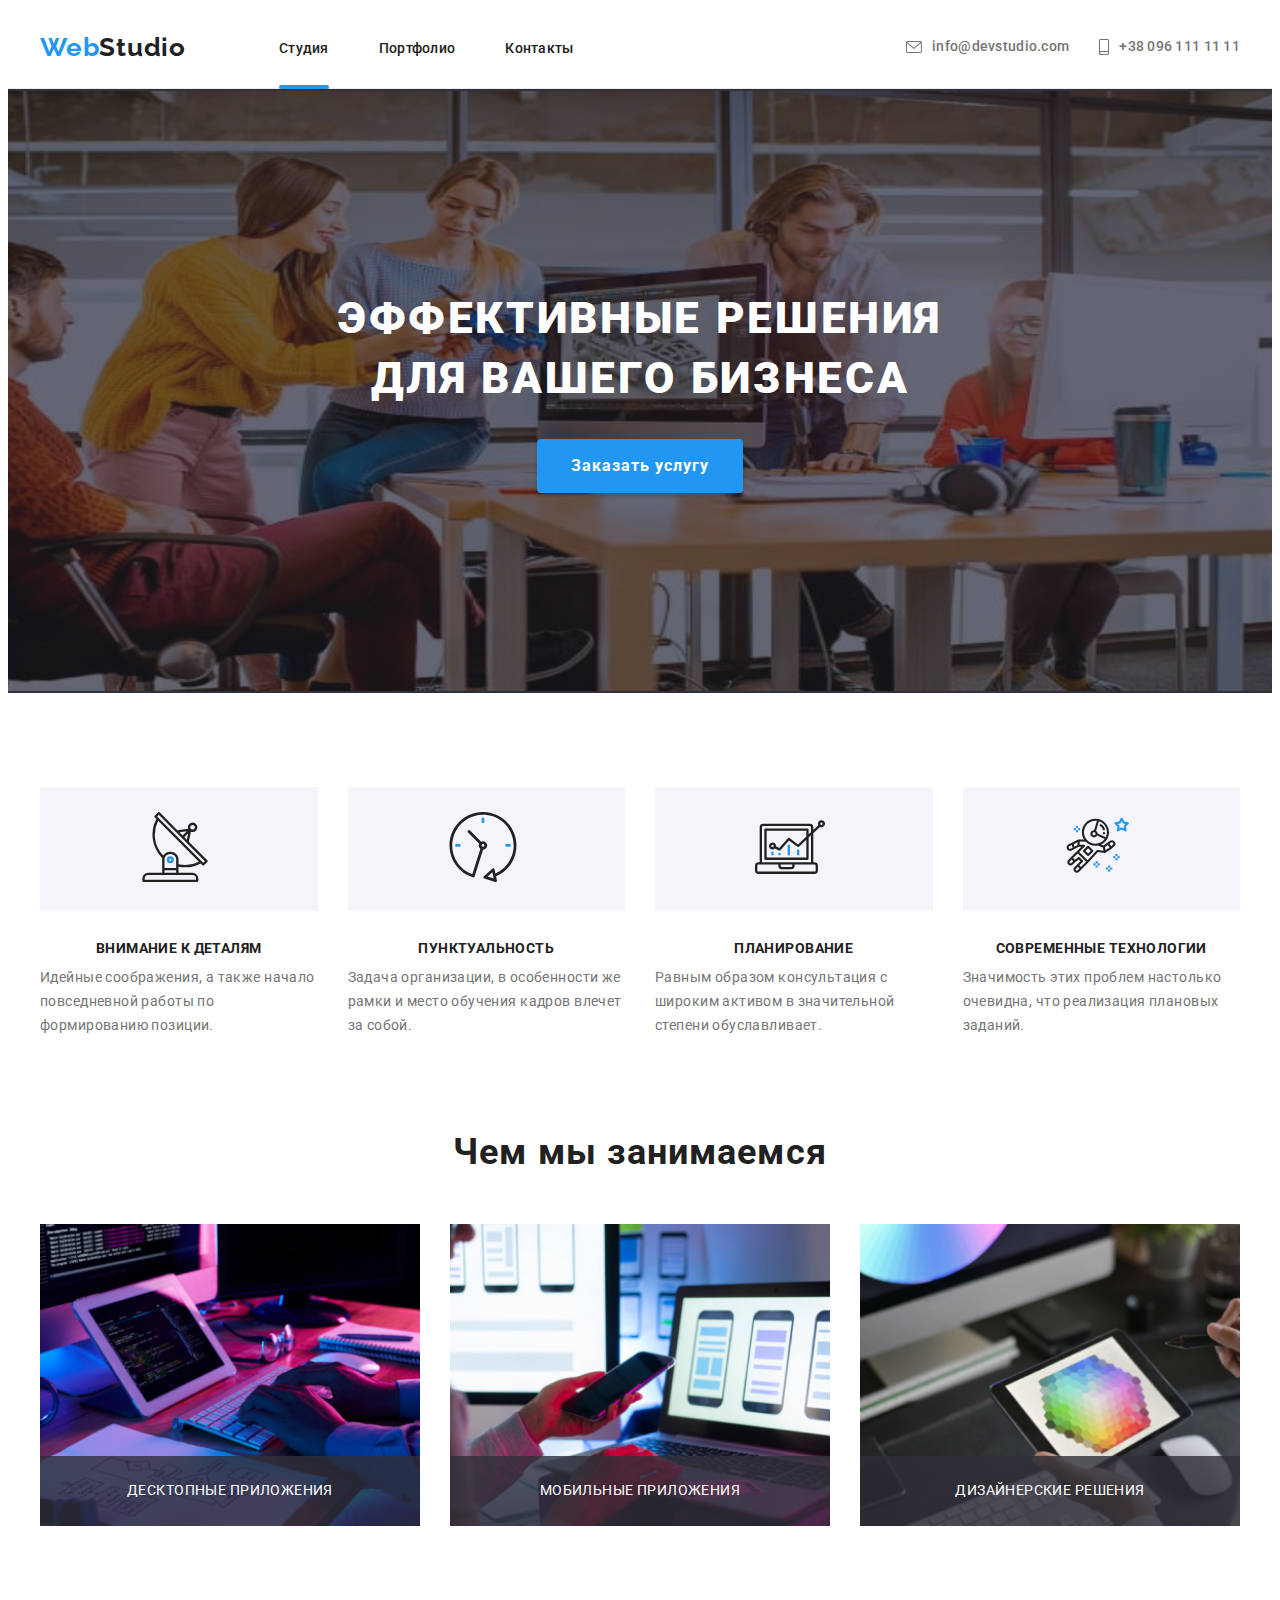
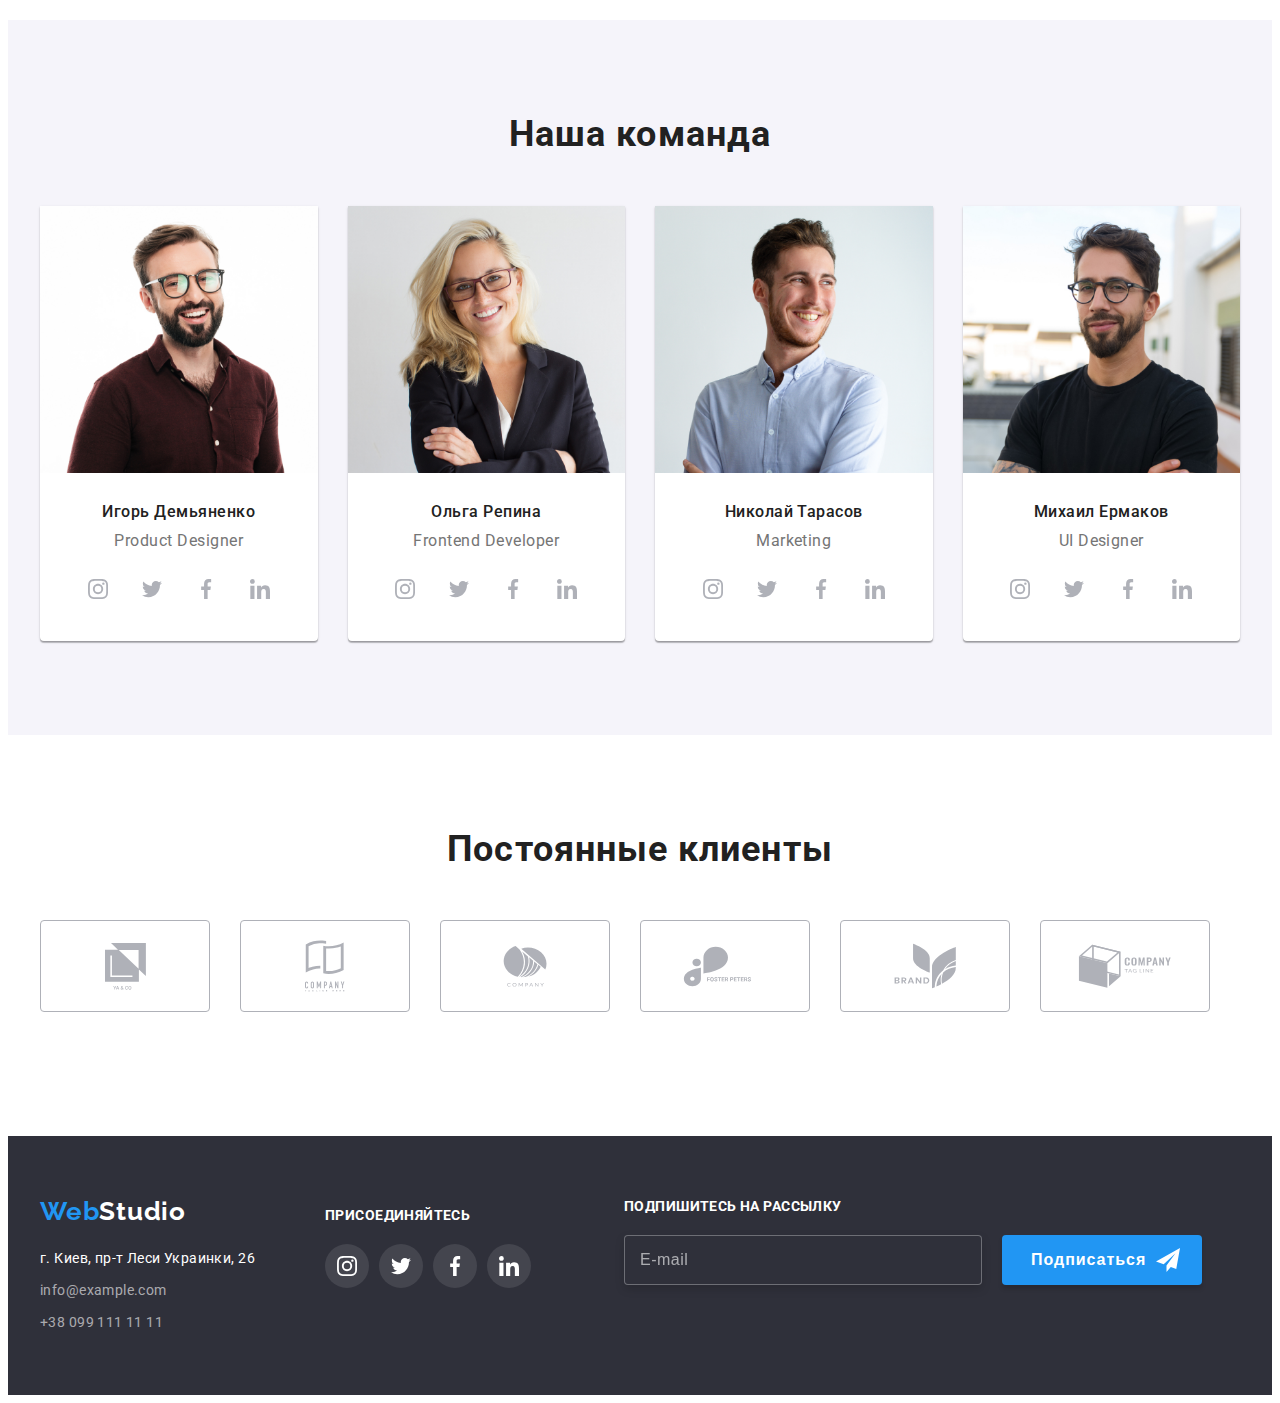
<file: index.html>
<!DOCTYPE html>
<html lang="ru">
<head>
    <meta charset="UTF-8">
    <meta http-equiv="X-UA-Compatible" content="IE=edge">
    <meta name="viewport" content="width=device-width, initial-scale=1.0">
    <title>Студия</title>
    <link rel="stylesheet" href="https://cdnjs.cloudflare.com/ajax/libs/modern-normalize/1.1.0/modern-normalize.min.css"
        integrity="sha512-wpPYUAdjBVSE4KJnH1VR1HeZfpl1ub8YT/NKx4PuQ5NmX2tKuGu6U/JRp5y+Y8XG2tV+wKQpNHVUX03MfMFn9Q=="
        crossorigin="anonymous" referrerpolicy="no-referrer">
    <link rel="stylesheet" href="./css/main.min.css">
    <link rel="preconnect" href="https://fonts.googleapis.com">
    <link rel="preconnect" href="https://fonts.gstatic.com" crossorigin>
    <link href="https://fonts.googleapis.com/css2?family=Raleway:wght@700&family=Roboto:wght@400;500;700;900&display=swap" 
    rel="stylesheet">
    <meta name="viewport" content="width=device-width, initial-scale=1.0" />
</head>
<body>
    <header class="header">
        <div class="container">
            <div class="header__menu">
                <a href="./" class="header__logo link">Web<span class="header__logo--part">Studio</span></a>
                <button type="button" class="mob-menu__open-btn">
                <svg class="mobile-menu-icon" width="40px" height="40px">
                    <use href="./images/icons.svg#mobile-menu"></use>
                </svg>
                </button>
                <nav class="header-nav">
                    <ul class="nav-list list">
                        <li class="nav__item"><a href="./index.html" class="header__link link current-page">Студия</a></li>
                        <li class="nav__item"><a href="./portfolio.html" class="header__link link">Портфолио</a></li>
                        <li class="nav__item"><a href="#" class="header__link link">Контакты</a></li>
                    </ul>
                </nav>
                    <ul class="list header-contacts">
                        <li class="header-contacts__item"><a href="mailto:info@devstudio.com" class="header-contact__link link">
                            <svg class="envelope-icon"  width="16px" height="12px">
                                <use href="./images/icons.svg#envelope-icon"></use>
                            </svg>
                            info@devstudio.com
                        </a></li>
                        <li class="header-contacts__item"><a href="tel:+380961111111" class="header-contact__link link">
                            <svg class="phone-icon" width="10px" height="16px">
                                <use href="./images/icons.svg#phone-icon"></use>
                            </svg>
                            +38 096 111 11 11</a></li>
                    </ul>
            </div>
            <div class="mob-menu is-hidden">
                <div class="container">
                    <button type="button" class="mob-menu__close-btn">
                        <svg class="mob-menu__close-icon" width="19px" height="19px">
                            <use href="./images/icons.svg#close-modal"></use>
                        </svg>
                    </button>
                    <ul class="mob-menu__nav-list list">
                        <li class="mob-menu__nav-item"><a href="./index.html" class="mob-menu__link link current-mob-page">Студия</a></li>
                        <li class="mob-menu__nav-item"><a href="./portfolio.html" class="mob-menu__link link">Портфолио</a></li>
                        <li class="mob-menu__nav-item"><a href="#" class="mob-menu__link link">Контакты</a></li>
                    </ul>
                    <ul class="mob-menu__contacts-list list">
                        <li class="mob-menu__contacts-item"><a href="tel:+380961111111" class="mob-menu__contact-link link">
                                +38 096 111 11 11</a></li>
                        <li class="mob-menu__contacts-item"><a href="mailto:info@devstudio.com" class="mob-menu__mail-link link">
                                info@devstudio.com
                            </a></li>
                    </ul>
                    <ul class="mob-menu__soc-net-list list">
                        <li class="mob-menu__soc-net-item"><a href="#" class="mob-menu__soc-link link">Instagram</a></li>
                        <li class="mob-menu__soc-net-item"><a href="#" class="mob-menu__soc-link link">Twitter</a></li>
                        <li class="mob-menu__soc-net-item"><a href="#" class="mob-menu__soc-link link">Facebook</a></li>
                        <li class="mob-menu__soc-net-item"><a href="#" class="mob-menu__soc-link link">LinkedIn</a></li>
                    </ul>
                    </div>
            </div>
        </div>
    </header>
    <main>
        <section class="hero">
            <div class="container">
                    <h1 class="hero__title">Эффективные решения<br>для вашего бизнеса</h1>
                <button type="button" class="hero__btn" data-modal-open>Заказать услугу</button>
            </div>  
            <div class="backdrop is-hidden" data-modal>
                <div class="modal">
                    <button data-modal-close type="button" class="modal--close">
                        <svg class="close-icon" width="11px" height="11px">
                            <use href="./images/icons.svg#close-modal"></use>
                        </svg>
                    </button>
                        <h3 class="order-form__title">Оставьте свои данные, мы вам перезвоним</h3>
                    <form action="#">
                        <div class="order-form__field">
                            <label for="user-name" class="order-item__name">Имя</label>
                                <div class="order-input--wrap">
                                    <input type="text" 
                                    class="order-input"
                                    name="user-name" 
                                    id="user-name"  
                                    required
                                    minlength="2"
                                    autofocus />
                                        <svg class="input-icon" width="12px" height="12px">
                                            <use href="./images/icons.svg#person-icon"></use>
                                        </svg>
                                </div>
                        </div>
                        <div class="order-form-field">
                            <label for="user-phone" class="order-item__name">Телефон</label>
                                <div class="order-input--wrap">
                                    <input type="tel" 
                                    class="order-input"
                                    name="user-phone" 
                                    id="user-phone"
                                    required />
                                        <svg class="input-icon" width="13px" height="13px">
                                            <use href="./images/icons.svg#phone-order-icon"></use>
                                        </svg>
                                </div>
                        </div>
                        <div class="order-form-field">
                            <label for="user-mail" class="order-item__name">Почта</label>
                                <div class="order-input--wrap">
                                    <input type="email" 
                                    class="order-input"
                                    name="user-email" 
                                    id="user-mail"
                                    required />
                                        <svg class="input-icon" width="15px" height="12px">
                                            <use href="./images/icons.svg#envelope-order-icon"></use>
                                        </svg>
                                </div>
                        </div>
                        <div class="order-form-field">
                            <label for="user-comment" class="order-item__comment">Комментарий</label>
                                <div class="order-textarea--wrap">
                                    <textarea
                                    class="order-input__comment"
                                    name="comment" 
                                    id="user-comment"
                                    placeholder="Введите текст"></textarea>
                                </div>
                        </div>
                        <div class="form__checkbox">
                            <input type="checkbox" 
                            class="policy__check visually-hidden"
                            name="policy" 
                            id="policy-confirm" />
                            <label for="policy-confirm" class="check__text"><span class="policy__text"> Соглашаюсь с рассылкой и принимаю 
                                <a href="#" class="policy__link">Условия договора</a></span></label>
                        </div>
                        <div>
                        <button type="submit" class="order-modal__btn">Отправить</button>
                        </div>
                    </form>
                </div>
            </div>  
        </section>
        <section class="about-us">
            <div class="container">
                <h2 class="visually-hidden">Про нашу веб студию</h2>
                <ul class="about-us-list list">
                    <li class="about-us-list__item">
                        <div class="about-us-icon__wrap">
                        <svg class="about-us__icon" width="70px" height="70px">
                            <use href="./images/icons.svg#antenna"></use>
                        </svg>
                        </div>
                        <h3 class="about-us__item-title">Внимание к деталям</h3>
                        <p class="about-us__item-desc">Идейные соображения, а также начало повседневной работы по формированию позиции.</p>
                    </li>
                    <li class="about-us-list__item">
                        <div class="about-us-icon__wrap">
                        <svg class="about-us__icon" width="70px" height="70px">
                            <use href="./images/icons.svg#clock"></use>
                        </svg>
                        </div>
                        <h3 class="about-us__item-title">Пунктуальность</h3>
                        <p class="about-us__item-desc">Задача организации, в особенности же рамки и место обучения кадров влечет за собой.</p>
                    </li>
                    <li class="about-us-list__item">
                        <div class="about-us-icon__wrap">
                        <svg class="about-us__icon" width="70px" height="70px">
                            <use href="./images/icons.svg#diagram"></use>
                        </svg>
                        </div>
                        <h3 class="about-us__item-title">Планирование</h3>
                        <p class="about-us__item-desc">Равным образом консультация с широким активом в значительной степени обуславливает.</p>
                    </li>
                    <li class="about-us-list__item">
                        <div class="about-us-icon__wrap">
                        <svg class="about-us__icon" width="70px" height="70px">
                            <use href="./images/icons.svg#astronaut"></use>
                        </svg>
                        </div>
                        <h3 class="about-us__item-title">Современные технологии</h3>
                        <p class="about-us__item-desc">Значимость этих проблем настолько очевидна, что реализация плановых заданий.</p>
                    </li>
                </ul>
            </div>
        </section>   
        <section class="what-we-do">
            <div class="container">
                <h2 class="what-we-do__title">Чем мы занимаемся</h2>
                <ul class="list img-row">
                    <li class="img-row__item">
                        <picture>
                            <source
                            srcset="
                            ./images/what-we-do-1.jpg 1x,
                            ./images/what-we-do-1-x2.jpg 2x
                            ">
                            <img src="./images/what-we-do-1.jpg" 
                            alt="планшет с блок-схемой" 
                            class="what-we-do-img"
                            >
                        </picture>
                        <div class="what-we-do__top">
                            <p class="whatwd-top__text">Десктопные приложения</p>
                        </div>
                    </li>
                    <li class="img-row__item">
                        <picture>
                            <source srcset="
                            ./images/what-we-do-2.jpg 1x,
                            ./images/what-we-do-2-x2.jpg 2x
                            ">
                            <img src="./images/what-we-do-2.jpg" 
                            alt="ноутбук с макетом" 
                            class="what-we-do-img">
                        </picture>
                        <div class="what-we-do__top">
                            <p class="whatwd-top__text">Мобильные приложения</p>
                        </div>
                    </li>
                    <li class="img-row__item">
                        <picture>
                            <source srcset="
                            ./images/what-we-do-3.jpg 1x,
                            ./images/what-we-do-3-x2.jpg 2x
                            ">
                            <img src="./images/what-we-do-3.jpg" 
                            alt="планшет с палитрой" class="what-we-do-img">
                        </picture>
                        <div class="what-we-do__top">
                            <p class="whatwd-top__text">Дизайнерские решения</p>
                        </div>
                    </li>
                </ul>
                </div>
        </section>
        <section class="our-team">
            <div class="container">
            <h2 class="our-team__title">Наша команда</h2>
                <ul class="list our-team__list">
                    <li class="our-team-list__item">
                        <picture>
                            <source srcset="
                                ./images/team-img-1.jpg 1x,
                                ./images/team-img-1-2x.jpg 2x
                                ">
                            <img src="./images/team-img-1.jpg" alt="Игорь Демьяненко">
                        </picture>
                        <div class="team-item-descr">
                            <h3 class="our-team__item-title">Игорь Демьяненко</h3>
                            <p class="our-team__item-descr">Product Designer</p>
                            <ul class="team-social__list team-social list">
                                <li class="team-social__item">
                                    <a class="team-social__link link" href="">
                                        <svg class="team-social__icon"> 
                                        <use href="./images/icons.svg#instagram"></use>
                                        </svg>
                                    </a>
                                </li>
                                <li class="team-social__item team-social">
                                    <a class="team-social__link link" href="">
                                        <svg class="team-social__icon"> 
                                        <use href="./images/icons.svg#twitter"></use>
                                        </svg>
                                    </a>
                                </li>
                                <li class="team-social__item">
                                    <a class="team-social__link link" href="">
                                        <svg class="team-social__icon"> 
                                        <use href="./images/icons.svg#facebook"></use>
                                        </svg>
                                    </a>
                                </li>
                                <li class="team-social__item">
                                    <a class="team-social__link link" href="">
                                        <svg class="team-social__icon"> 
                                        <use href="./images/icons.svg#linkedin"></use>
                                        </svg>
                                    </a>
                                </li>
                            </ul>
                            </div>
                    </li>
                    <li class="our-team-list__item">
                        <picture>
                            <source srcset="
                                ./images/team-img-2.jpg 1x,
                                ./images/team-img-2-2x.jpg 2x
                                ">
                            <img src="./images/team-img-2.jpg" alt="Ольга Репина">
                        </picture>
                        <div class="team-item-descr">
                            <h3 class="our-team__item-title">Ольга Репина</h3>
                            <p class="our-team__item-descr">Frontend Developer</p>
                            <ul class="team-social__list list">
                                <li class="team-social__item">
                                    <a class="team-social__link link" href="">
                                        <svg class="team-social__icon"> 
                                        <use href="./images/icons.svg#instagram"></use>
                                        </svg>
                                    </a>
                                </li>
                                <li class="team-social__item">
                                    <a class="team-social__link link" href="">
                                        <svg class="team-social__icon"> 
                                        <use href="./images/icons.svg#twitter"></use>
                                        </svg>
                                    </a>
                                </li>
                                <li class="team-social__item">
                                    <a class="team-social__link link" href="">
                                        <svg class="team-social__icon"> 
                                        <use href="./images/icons.svg#facebook"></use>
                                        </svg>
                                    </a>
                                </li>
                                <li class="team-social__item">
                                    <a class="team-social__link link" href="">
                                        <svg class="team-social__icon"> 
                                        <use href="./images/icons.svg#linkedin"></use>
                                        </svg>
                                    </a>
                                </li>
                            </ul>
                            </div>
                    </li>
                    <li class="our-team-list__item">
                        <picture>
                            <source srcset="
                                ./images/team-img-3.jpg 1x,
                                ./images/team-img-3-2x.jpg 2x
                                ">
                            <img src="./images/team-img-3.jpg" alt="Николай Тарасов">
                        </picture>
                        <div class="team-item-descr">
                            <h3 class="our-team__item-title">Николай Тарасов</h3>
                            <p class="our-team__item-descr">Marketing</p>
                            <ul class="team-social__list list">
                                <li class="team-social__item">
                                    <a class="team-social__link link" href="">
                                        <svg class="team-social__icon"> 
                                        <use href="./images/icons.svg#instagram"></use>
                                        </svg>
                                    </a>
                                </li>
                                <li class="team-social__item">
                                    <a class="team-social__link link" href="">
                                        <svg class="team-social__icon"> 
                                        <use href="./images/icons.svg#twitter"></use>
                                        </svg>
                                    </a>
                                </li>
                                <li class="team-social__item">
                                    <a class="team-social__link link" href="">
                                        <svg class="team-social__icon"> 
                                        <use href="./images/icons.svg#facebook"></use>
                                        </svg>
                                    </a>
                                </li>
                                <li class="team-social__item">
                                    <a class="team-social__link link" href="">
                                        <svg class="team-social__icon"> 
                                        <use href="./images/icons.svg#linkedin"></use>
                                        </svg>
                                    </a>
                                </li>
                            </ul>  
                            </div>
                    </li>
                    <li class="our-team-list__item">
                        <picture>
                            <source srcset="
                                ./images/team-img-4.jpg 1x,
                                ./images/team-img-4-2x.jpg 2x
                                ">
                            <img src="./images/team-img-4.jpg" alt="Михаил Ермаков">
                        </picture>
                        <div class="team-item-descr">
                            <h3 class="our-team__item-title">Михаил Ермаков</h3>
                            <p class="our-team__item-descr">UI Designer</p>
                            <ul class="team-social__list list">
                                <li class="team-social__item">
                                    <a class="team-social__link link" href="">
                                        <svg class="team-social__icon"> 
                                        <use href="./images/icons.svg#instagram"></use>
                                        </svg>
                                    </a>
                                </li>
                                <li class="team-social__item">
                                    <a class="team-social__link link" href="">
                                        <svg class="team-social__icon"> 
                                        <use href="./images/icons.svg#twitter"></use>
                                        </svg>
                                    </a>
                                </li>
                                <li class="team-social__item">
                                    <a class="team-social__link link" href="">
                                        <svg class="team-social__icon"> 
                                        <use href="./images/icons.svg#facebook"></use>
                                        </svg>
                                    </a>
                                </li>
                                <li class="team-social__item">
                                    <a class="team-social__link link" href="">
                                        <svg class="team-social__icon"> 
                                        <use href="./images/icons.svg#linkedin"></use>
                                        </svg>
                                    </a>
                                </li>
                            </ul>
                    </li>
                    </div>
                </ul>
            </div>
        </section>
        <section class="regular-clients">
            <div class="container">
            <h2 class="regular-clients__title">Постоянные клиенты</h2>
                <ul class="regular-clients__list list">
                    <li class="regular-clients__item">
                        <a class="regular-clients__link link" href="">
                            <svg class="regular-clients__icon" width="41px" height="47px">
                                <use href="images/icons.svg#client-1"></use>
                            </svg>
                        </a>
                    </li>
                    <li class="regular-clients__item">
                        <a class="regular-clients__link link" href="">
                            <svg class="regular-clients__icon" width="40px" height="52px">
                                <use href="images/icons.svg#client-2"></use>
                            </svg>
                        </a>
                    </li>
                    <li class="regular-clients__item">
                        <a class="regular-clients__link link" href="">
                            <svg class="regular-clients__icon" width="44px" height="42px">
                                <use href="images/icons.svg#client-3"></use>
                            </svg>
                        </a>
                    </li>
                    <li class="regular-clients__item">
                        <a class="regular-clients__link link" href="">
                            <svg class="regular-clients__icon" width="95px" height="41px">
                                <use href="images/icons.svg#client-4"></use>
                            </svg>
                        </a>
                    </li>
                    <li class="regular-clients__item">
                        <a class="regular-clients__link link" href="">
                            <svg class="regular-clients__icon" width="63px" height="46px">
                                <use href="images/icons.svg#client-5"></use>
                            </svg>
                        </a>
                    </li>
                    <li class="regular-clients__item">
                        <a class="regular-clients__link link" href="">
                            <svg class="regular-clients__icon" width="94px" height="44px">
                                <use href="images/icons.svg#client-6"></use>
                            </svg>
                        </a>
                    </li>
                </ul>
            </div>
        </section>
    </main>
    <footer class="footer">
        <div class="container footer--wrap">
            <div class="tablet-wrap">
            <div class="address-wrap">
                <a href="./" class="header-logo-footer link">Web<span class="header-logo-part-alt">Studio</span></a>
                <address>
                    <ul class="footer__list list">
                        <li class="footer__list-item">
                            <a href="https://goo.gl/maps/Rb3qnmEz4K5eXq7u8" target="_blank" rel="noopener noreferrer"
                                class="footer__map-link link">г. Киев, пр-т Леси Украинки, 26</a>
                        </li>
                        <li class="footer__list-item">
                            <a href="mailto:info@example.com" class="footer__contact-link link">info@example.com</a>
                        </li>
                        <li class="footer__list-item">
                            <a href="tel:+380991111111" class="footer__contact-link link">+38 099 111 11 11</a>
                        </li>
                    </ul>
                </address>
            </div>
            <div class="join--wrap join">
                <h3 class="join__title">ПРИСОЕДИНЯЙТЕСЬ</h3>
                <ul class="join__list list">
                    <li class="join__social-item">
                        <a class="join__social-link link" href="">
                            <svg class="join__social-icon">
                                <use href="./images/icons.svg#instagram"></use>
                            </svg>
                        </a>
                    </li>
                    <li class="join__social-item">
                        <a class="join__social-link link" href="">
                            <svg class="join__social-icon">
                                <use href="./images/icons.svg#twitter"></use>
                            </svg>
                        </a>
                    </li>
                    <li class="join__social-item">
                        <a class="join__social-link link" href="">
                            <svg class="join__social-icon">
                                <use href="./images/icons.svg#facebook"></use>
                            </svg>
                        </a>
                    </li>
                    <li class="join__social-item">
                        <a class="join__social-link link" href="">
                            <svg class="join__social-icon">
                                <use href="./images/icons.svg#linkedin"></use>
                            </svg>
                        </a>
                    </li>
                </ul>
            </div>
            </div>
            <div class="footer__subscribe--wrap">
                <form action="#" class="subscribe">
                    <label for="subscribe-name" class="subscribe__filed-name">Подпишитесь на рассылку</label>
                    <div class="input-btn">
                        <input type="email" class="subscribe__field" name="subscribe-name" id="subscribe-name" required
                            placeholder="E-mail" />
                        <button type="submit" class="subscribe__btn">Подписаться
                            <svg class="subscribe__btn-icon" width="24" height="24">
                                <use href="./images/icons.svg#send-icon"></use>
                            </svg>
                        </button>
                    </div>
                </form>
            </div>
        </div>
    </footer>
    <script src="./js/modal.js"></script>
    <script src="./js/mobmenu.js"></script>
</body>
</html>
</file>
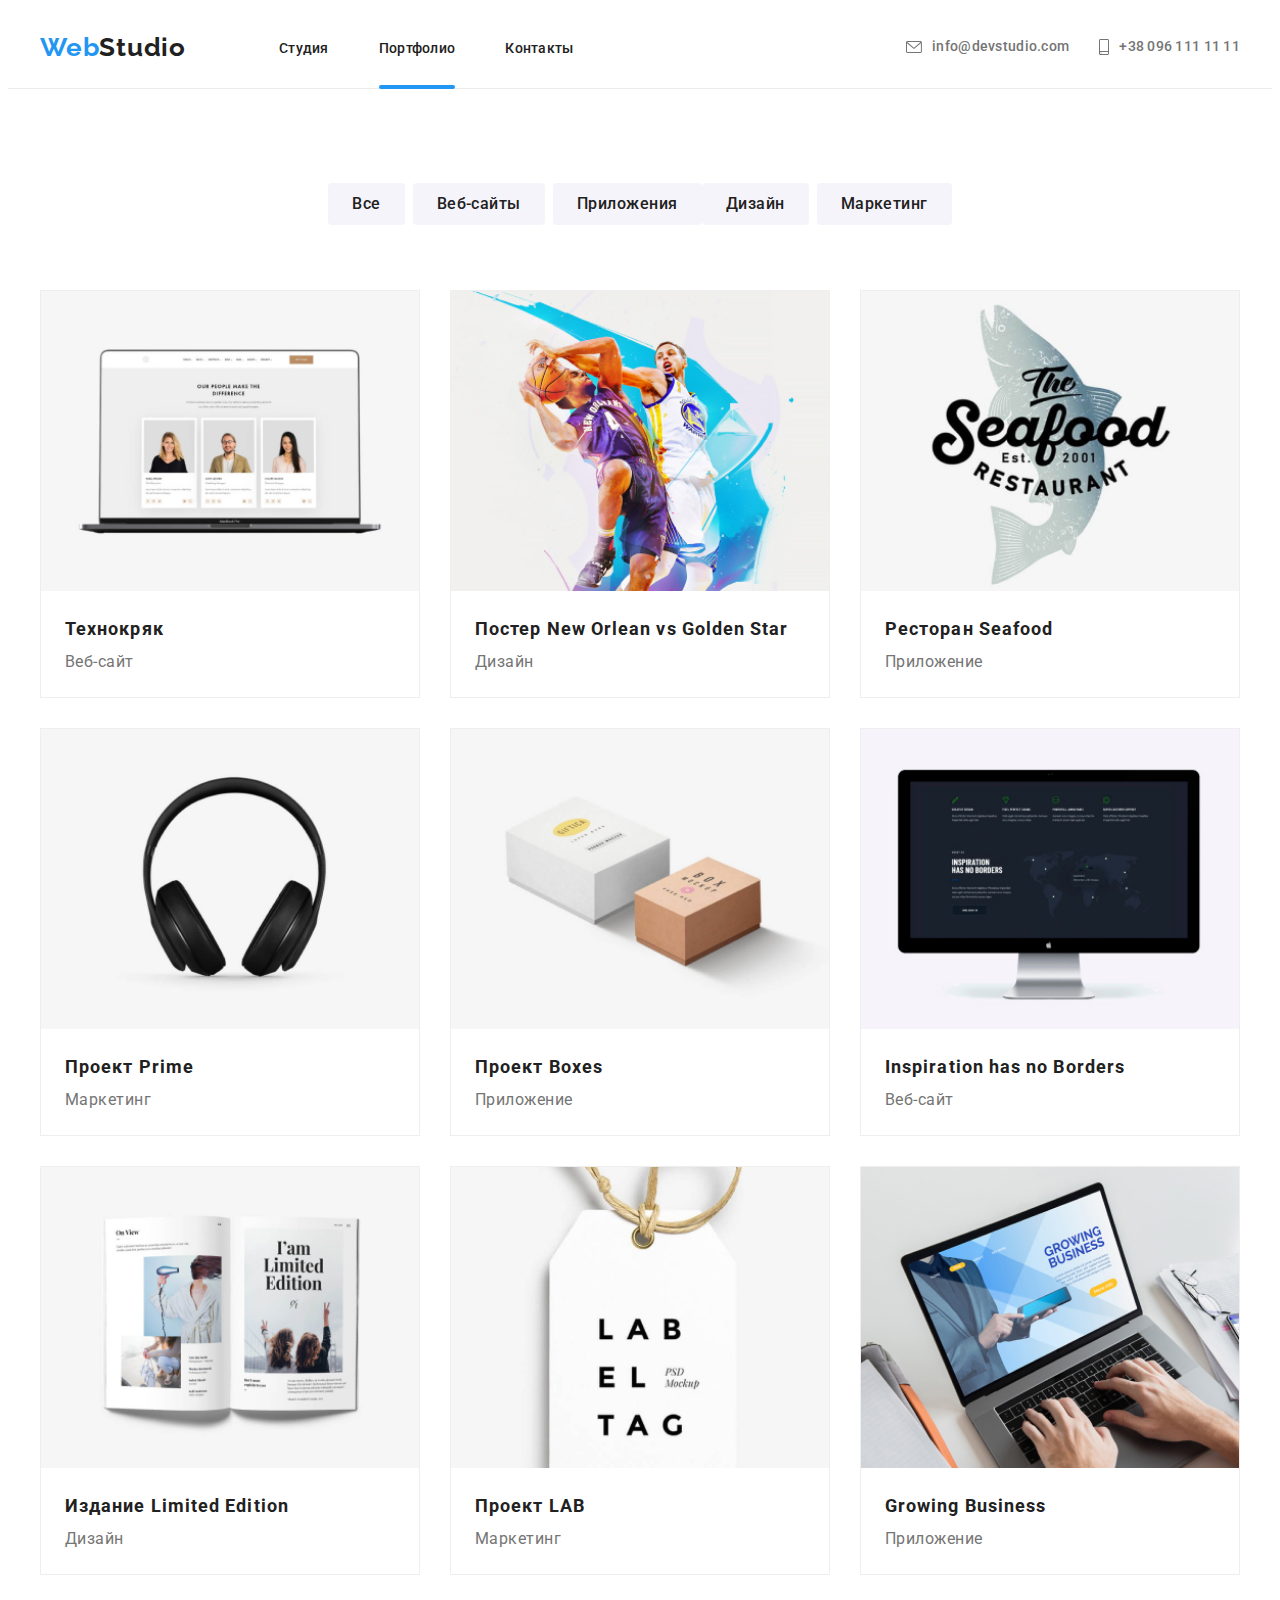
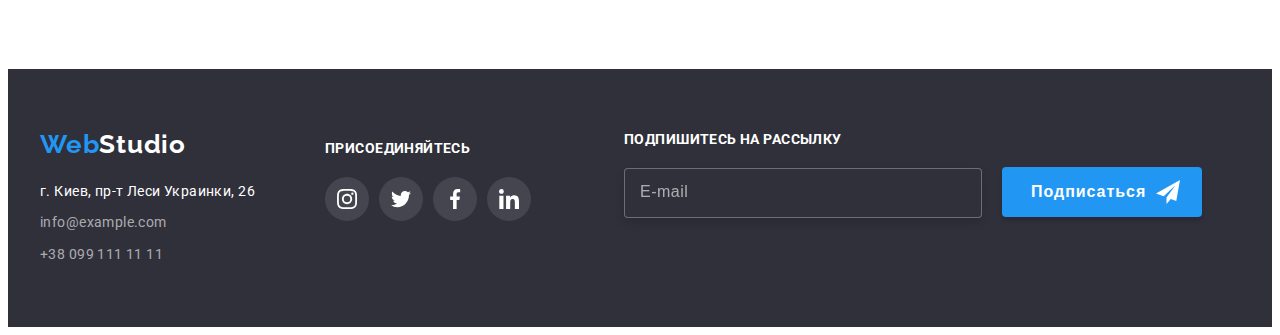
<file: portfolio.html>
<!DOCTYPE html>
<html lang="en">
<head>
    <meta charset="UTF-8">
    <meta http-equiv="X-UA-Compatible" content="IE=edge">
    <meta name="viewport" content="width=device-width, initial-scale=1.0">
    <title>Портфолио</title>
    <link rel="stylesheet" href="https://cdnjs.cloudflare.com/ajax/libs/modern-normalize/1.1.0/modern-normalize.min.css"
        integrity="sha512-wpPYUAdjBVSE4KJnH1VR1HeZfpl1ub8YT/NKx4PuQ5NmX2tKuGu6U/JRp5y+Y8XG2tV+wKQpNHVUX03MfMFn9Q=="
        crossorigin="anonymous" referrerpolicy="no-referrer" />
    <!-- <link rel="stylesheet" href="./css/style.css"> -->
    <link rel="stylesheet" href="./css/main.min.css">
    <link rel="preconnect" href="https://fonts.googleapis.com">
    <link rel="preconnect" href="https://fonts.gstatic.com" crossorigin>
    <link href="https://fonts.googleapis.com/css2?family=Raleway:wght@700&family=Roboto:wght@400;500;700;900&display=swap"
    rel="stylesheet">
    <meta name="viewport" content="width=device-width, initial-scale=1.0" />
</head>
<body>
    <header class="header">
        <div class="container">
            <div class="header__menu">
                <a href="./" class="header__logo link">Web<span class="header__logo--part">Studio</span></a>
                <button type="button" class="mob-menu__open-btn">
                    <svg class="mobile-menu-icon" width="40px" height="40px">
                        <use href="./images/icons.svg#mobile-menu"></use>
                    </svg>
                </button>
                <nav class="header-nav">
                    <ul class="nav-list list">
                        <li class="nav__item"><a href="./index.html" class="header__link link">Студия</a></li>
                        <li class="nav__item"><a href="./portfolio.html" class="header__link link current-page">Портфолио</a></li>
                        <li class="nav__item"><a href="#" class="header__link link">Контакты</a></li>
                    </ul>
                </nav>
                <ul class="list header-contacts">
                    <li class="header-contacts__item"><a href="mailto:info@devstudio.com" class="header-contact__link link">
                            <svg class="envelope-icon" width="16px" height="12px">
                                <use href="./images/icons.svg#envelope-icon"></use>
                            </svg>
                            info@devstudio.com
                        </a></li>
                    <li class="header-contacts__item"><a href="tel:+380961111111" class="header-contact__link link">
                            <svg class="phone-icon" width="10px" height="16px">
                                <use href="./images/icons.svg#phone-icon"></use>
                            </svg>
                            +38 096 111 11 11</a></li>
                </ul>
            </div>
            <div class="mob-menu is-hidden">
                <div class="container">
                    <button type="button" class="mob-menu__close-btn">
                        <svg class="mob-menu__close-icon" width="19px" height="19px">
                            <use href="./images/icons.svg#close-modal"></use>
                        </svg>
                    </button>
                    <ul class="mob-menu__nav-list list">
                        <li class="mob-menu__nav-item"><a href="./index.html"
                                class="mob-menu__link link">Студия</a></li>
                        <li class="mob-menu__nav-item"><a href="./portfolio.html" class="mob-menu__link current-mob-page link">Портфолио</a>
                        </li>
                        <li class="mob-menu__nav-item"><a href="#" class="mob-menu__link link">Контакты</a></li>
                    </ul>
                    <ul class="mob-menu__contacts-list list">
                        <li class="mob-menu__contacts-item"><a href="tel:+380961111111" class="mob-menu__contact-link link">
                                +38 096 111 11 11</a></li>
                        <li class="mob-menu__contacts-item"><a href="mailto:info@devstudio.com" class="mob-menu__mail-link link">
                                info@devstudio.com
                            </a></li>
                    </ul>
                    <ul class="mob-menu__soc-net-list list">
                        <li class="mob-menu__soc-net-item"><a href="#" class="mob-menu__soc-link link">Instagram</a></li>
                        <li class="mob-menu__soc-net-item"><a href="#" class="mob-menu__soc-link link">Twitter</a></li>
                        <li class="mob-menu__soc-net-item"><a href="#" class="mob-menu__soc-link link">Facebook</a></li>
                        <li class="mob-menu__soc-net-item"><a href="#" class="mob-menu__soc-link link">LinkedIn</a></li>
                    </ul>
                </div>
            </div>
        </div>
    </header>
    <main>
        <section class="portfolio-box box">
            <div class="container">
                <h1 class="visually-hidden">Портфолио работ</h1>
                <ul class="list portfolio__btn-list">
                    <li class="portfolio__btn-item">
                        <button type="button" class="portfolio__button">Все</button>
                    </li>
                    <li class="portfolio__btn-item">
                        <button type="button" class="portfolio__button">Веб-сайты</button>
                    </li>
                    <li class="portfolio__btn-item">
                        <button type="button" class="portfolio__button">Приложения</button>
                    </li>
                    <li class="portfolio__btn-item">
                        <button type="button" class="portfolio__button">Дизайн</button>
                    </li>
                    <li class="portfolio__btn-item">
                        <button type="button" class="portfolio__button">Маркетинг</button>
                    </li>
                </ul>
                <h2 class="visually-hidden">Проекты нашей Веб студии</h2>
                <ul class="list portfolio__box-list">
                    <li class="portfolio__box-item">
                        <div class="portfolio__img-wrap">
                            <picture>
                                <source srcset="
                                    ./images/portfolio-img-1.jpg 1x,
                                    ./images/portfolio-img-1-2x.jpg 2x
                                    " media="(min-width: 1200px) ">
                                <source srcset="
                                    ./images/portfolio-img-1-tab-min.jpg 1x,
                                    ./images/portfolio-img-1-tab-2x-min.jpg 2x
                                    " media="(min-width: 768px) ">
                                <source srcset="
                                    ./images/portfolio-img-1-mob-min.jpg 1x,
                                    ./images/portfolio-img-1-mob-2x-min.jpg 2x
                                    " media="(min-width: 320px) ">
                                <img src="./images/portfolio-img-1.jpg" alt="ноутбук с Портфолио">
                            </picture>
                            <p class="portfolio__img-text">
                                Технокряк это современная площадка распространения коронавируса.
                                Компании используют эту платформу для цифрового
                                шпионажа и атак на защищённые сервера конкурентов.
                            </p>
                        </div>
                        <div class="portfolio__box-align">
                            <h2 class="portfolio-box__item-title">Технокряк</h2>
                            <p class="portfolio-box__item-desc">Веб-сайт</p>
                        </div>
                    </li>
                    <li class="portfolio__box-item">
                        <div class="portfolio__img-wrap">
                            <picture>
                                <source srcset="
                                    ./images/portfolio-img-2.jpg 1x,
                                    ./images/portfolio-img-2-2x.jpg 2x
                                    ">
                                <source srcset="
                                    ./images/portfolio-img-2-tab-min.jpg 1x,
                                    ./images/portfolio-img-2-tab-2x-min.jpg 2x
                                    " media="(min-width: 768px) ">
                                <source srcset="
                                    ./images/portfolio-img-2-mob-min.jpg 1x,
                                    ./images/portfolio-img-2-mob-2x-min.jpg 2x
                                    " media="(min-width: 320px) ">
                                <img src="./images/portfolio-img-2.jpg" alt="баскетболисты">
                            </picture>
                            <p class="portfolio__img-text">
                                Технокряк это современная площадка распространения коронавируса.
                                Компании используют эту платформу для цифрового
                                шпионажа и атак на защищённые сервера конкурентов.
                            </p>
                        </div>
                        <div class="portfolio__box-align">
                            <h2 class="portfolio-box__item-title">Постер New Orlean vs Golden Star</h2>
                            <p class="portfolio-box__item-desc">Дизайн</p>
                        </div>
                    </li>
                    <li class="portfolio__box-item">
                        <div class="portfolio__img-wrap">
                            <picture>
                                <source srcset="
                                    ./images/portfolio-img-3.jpg 1x,
                                    ./images/portfolio-img-3-2x.jpg 2x
                                    ">
                                <source srcset="
                                    ./images/portfolio-img-3-tab-min.jpg 1x,
                                    ./images/portfolio-img-3-tab-2x-min.jpg 2x
                                    " media="(min-width: 768px) ">
                                <source srcset="
                                    ./images/portfolio-img-3-mob-min.jpg 1x,
                                    ./images/portfolio-img-3-mob-2x-min.jpg 2x
                                    " media="(min-width: 320px) ">
                                <img src="./images/portfolio-img-3.jpg" alt="силуэт рыбы">
                            </picture>
                            <p class="portfolio__img-text">
                                Технокряк это современная площадка распространения коронавируса.
                                Компании используют эту платформу для цифрового
                                шпионажа и атак на защищённые сервера конкурентов.
                            </p>
                        </div>
                        <div class="portfolio__box-align">
                            <h2 class="portfolio-box__item-title">Ресторан Seafood</h2>
                            <p class="portfolio-box__item-desc">Приложение</p>
                        </div>
                    </li>
                    <li class="portfolio__box-item">
                        <div class="portfolio__img-wrap">
                            <picture>
                                <source srcset="
                                    ./images/portfolio-img-4.jpg 1x,
                                    ./images/portfolio-img-4-2x.jpg 2x
                                    ">
                                <source srcset="
                                    ./images/portfolio-img-4-tab-min.jpg 1x,
                                    ./images/portfolio-img-4-tab-2x-min.jpg 2x
                                    " media="(min-width: 768px) ">
                                <source srcset="
                                    ./images/portfolio-img-4-mob-min.jpg 1x,
                                    ./images/portfolio-img-4-mob-2x-min.jpg 2x
                                    " media="(min-width: 320px) ">
                                <img src="./images/portfolio-img-4.jpg" alt="наушники">
                            </picture>
                            <p class="portfolio__img-text">
                                Технокряк это современная площадка распространения коронавируса.
                                Компании используют эту платформу для цифрового
                                шпионажа и атак на защищённые сервера конкурентов.
                            </p>
                        </div>
                        <div class="portfolio__box-align">
                            <h2 class="portfolio-box__item-title">Проект Prime</h2>
                            <p class="portfolio-box__item-desc">Маркетинг</p>
                        </div>
                    </li>
                    <li class="portfolio__box-item">
                            <div class="portfolio__img-wrap">
                                <picture>
                                    <source srcset="
                                        ./images/portfolio-img-5.jpg 1x,
                                        ./images/portfolio-img-5-2x.jpg 2x
                                        ">
                                    <source srcset="
                                        ./images/portfolio-img-1-tab-min.jpg 1x,
                                        ./images/portfolio-img-1-tab-2x-min.jpg 2x
                                        " media="(min-width: 768px) ">
                                    <source srcset="
                                        ./images/portfolio-img-1-mob-min.jpg 1x,
                                        ./images/portfolio-img-1-mob-2x-min.jpg 2x
                                        " media="(min-width: 320px) ">
                                    <img src="./images/portfolio-img-5.jpg" alt="коробки">
                                </picture>
                            <p class="portfolio__img-text">
                                Технокряк это современная площадка распространения коронавируса.
                                Компании используют эту платформу для цифрового
                                шпионажа и атак на защищённые сервера конкурентов.
                            </p>
                        </div>
                        <div class="portfolio__box-align">
                            <h2 class="portfolio-box__item-title">Проект Boxes</h2>
                            <p class="portfolio-box__item-desc">Приложение</p>
                        </div>
                    </li>
                    <li class="portfolio__box-item">
                        <div class="portfolio__img-wrap">
                            <picture>
                                <source srcset="
                                    ./images/portfolio-img-6.jpg 1x,
                                    ./images/portfolio-img-6-2x.jpg 2x
                                    ">
                                <source srcset="
                                    ./images/portfolio-img-6-tab-min.jpg 1x,
                                    ./images/portfolio-img-6-tab-2x-min.jpg 2x
                                    " media="(min-width: 768px) ">
                                <source srcset="
                                    ./images/portfolio-img-6-mob-min.jpg 1x,
                                    ./images/portfolio-img-6-mob-2x-min.jpg 2x
                                    " media="(min-width: 320px) ">
                                <img src="./images/portfolio-img-6.jpg" alt="монитор">
                            </picture>
                            <p class="portfolio__img-text">
                                Технокряк это современная площадка распространения коронавируса.
                                Компании используют эту платформу для цифрового
                                шпионажа и атак на защищённые сервера конкурентов.
                            </p>
                        </div>
                        <div class="portfolio__box-align">
                            <h2 class="portfolio-box__item-title">Inspiration has no Borders</h2>
                            <p class="portfolio-box__item-desc">Веб-сайт</p>
                        </div>
                    </li>
                    <li class="portfolio__box-item">
                        <div class="portfolio__img-wrap">
                            <picture>
                                <source srcset="
                                    ./images/portfolio-img-7.jpg 1x,
                                    ./images/portfolio-img-7-2x.jpg 2x
                                    ">
                                <source srcset="
                                    ./images/portfolio-img-7-tab-min.jpg 1x,
                                    ./images/portfolio-img-7-tab-2x-min.jpg 2x
                                    " media="(min-width: 768px) ">
                                <source srcset="
                                    ./images/portfolio-img-7-mob-min.jpg 1x,
                                    ./images/portfolio-img-7-mob-2x-min.jpg 2x
                                    " media="(min-width: 320px) ">
                                <img src="./images/portfolio-img-7.jpg" alt="журнал">
                            </picture>
                            <p class="portfolio__img-text">
                                Технокряк это современная площадка распространения коронавируса.
                                Компании используют эту платформу для цифрового
                                шпионажа и атак на защищённые сервера конкурентов.
                            </p>
                        </div>
                        <div class="portfolio__box-align">
                            <h2 class="portfolio-box__item-title">Издание Limited Edition</h2>
                            <p class="portfolio-box__item-desc">Дизайн</p>
                        </div>
                    </li>
                    <li class="portfolio__box-item">
                        <div class="portfolio__img-wrap">
                            <picture>
                                <source srcset="
                                    ./images/portfolio-img-8.jpg 1x,
                                    ./images/portfolio-img-8-2x.jpg 2x
                                    ">
                                <source srcset="
                                    ./images/portfolio-img-8-tab-min.jpg 1x,
                                    ./images/portfolio-img-8-tab-2x-min.jpg 2x
                                    " media="(min-width: 768px) ">
                                <source srcset="
                                    ./images/portfolio-img-8-mob-min.jpg 1x,
                                    ./images/portfolio-img-8-mob-2x-min.jpg 2x
                                    " media="(min-width: 320px) ">
                                <img src="./images/portfolio-img-8.jpg" alt="лейба на верёвке">
                            </picture>
                            <p class="portfolio__img-text">
                                Технокряк это современная площадка распространения коронавируса.
                                Компании используют эту платформу для цифрового
                                шпионажа и атак на защищённые сервера конкурентов.
                            </p>
                        </div>
                        <div class="portfolio__box-align">
                            <h2 class="portfolio-box__item-title">Проект LAB</h2>
                            <p class="portfolio-box__item-desc">Маркетинг</p>
                        </div>
                    </li>
                    <li class="portfolio__box-item">
                        <div class="portfolio__img-wrap">
                            <picture>
                                <source srcset="
                                    ./images/portfolio-img-9.jpg 1x,
                                    ./images/portfolio-img-9-2x.jpg 2x
                                    ">
                                <source srcset="
                                    ./images/portfolio-img-9-tab-min.jpg 1x,
                                    ./images/portfolio-img-9-tab-2x-min.jpg 2x
                                    " media="(min-width: 768px) ">
                                <source srcset="
                                    ./images/portfolio-img-9-mob-min.jpg 1x,
                                    ./images/portfolio-img-9-mob-2x-min.jpg 2x
                                    " media="(min-width: 320px) ">
                                <img src="./images/portfolio-img-9.jpg" alt="человек за макбуком">
                            </picture>
                            <p class="portfolio__img-text">
                                Технокряк это современная площадка распространения коронавируса.
                                Компании используют эту платформу для цифрового
                                шпионажа и атак на защищённые сервера конкурентов.
                            </p>
                        </div>
                        <div class="portfolio__box-align">
                            <h2 class="portfolio-box__item-title">Growing Business</h2>
                            <p class="portfolio-box__item-desc">Приложение</p>
                        </div>
                    </li>
                </ul>
            </div>
        </section>
    </main>
    <footer class="footer">
        <div class="container footer--wrap">
            <div class="tablet-wrap">
                <div class="address-wrap">
                    <a href="./" class="header-logo-footer link">Web<span class="header-logo-part-alt">Studio</span></a>
                    <address>
                        <ul class="footer__list list">
                            <li class="footer__list-item">
                                <a href="https://goo.gl/maps/Rb3qnmEz4K5eXq7u8" target="_blank" rel="noopener noreferrer"
                                    class="footer__map-link link">г. Киев, пр-т Леси Украинки, 26</a>
                            </li>
                            <li class="footer__list-item">
                                <a href="mailto:info@example.com" class="footer__contact-link link">info@example.com</a>
                            </li>
                            <li class="footer__list-item">
                                <a href="tel:+380991111111" class="footer__contact-link link">+38 099 111 11 11</a>
                            </li>
                        </ul>
                    </address>
                </div>
                <div class="join--wrap join">
                    <h3 class="join__title">ПРИСОЕДИНЯЙТЕСЬ</h3>
                    <ul class="join__list list">
                        <li class="join__social-item">
                            <a class="join__social-link link" href="">
                                <svg class="join__social-icon">
                                    <use href="./images/icons.svg#instagram"></use>
                                </svg>
                            </a>
                        </li>
                        <li class="join__social-item">
                            <a class="join__social-link link" href="">
                                <svg class="join__social-icon">
                                    <use href="./images/icons.svg#twitter"></use>
                                </svg>
                            </a>
                        </li>
                        <li class="join__social-item">
                            <a class="join__social-link link" href="">
                                <svg class="join__social-icon">
                                    <use href="./images/icons.svg#facebook"></use>
                                </svg>
                            </a>
                        </li>
                        <li class="join__social-item">
                            <a class="join__social-link link" href="">
                                <svg class="join__social-icon">
                                    <use href="./images/icons.svg#linkedin"></use>
                                </svg>
                            </a>
                        </li>
                    </ul>
                </div>
            </div>
            <div class="footer__subscribe--wrap">
                <form action="#" class="subscribe">
                    <label for="subscribe-name" class="subscribe__filed-name">Подпишитесь на рассылку</label>
                    <div class="input-btn">
                        <input type="email" class="subscribe__field" name="subscribe-name" id="subscribe-name" required
                            placeholder="E-mail" />
                        <button type="submit" class="subscribe__btn">Подписаться
                            <svg class="subscribe__btn-icon" width="24" height="24">
                                <use href="./images/icons.svg#send-icon"></use>
                            </svg>
                        </button>
                    </div>
                </form>
            </div>
        </div>
    </footer>
    <script src="./js/mobmenu.js"></script>
</body>
</html>
</file>
<file: css/style.css>
/* ========================Global Styles================== */
:root {
  --main-color: #212121;
  --alt-color: #2196f3;
  --description-color: #757575;
  --header-color: #ffffff;
  --icon-links: #afb1b8;
}

body {
  font-family: Roboto, sans-serif;
  background: #ffffff;
}

.list {
  list-style: none;
}

.link {
  text-decoration: none;
}

h1,
h2,
h3,
ul,
p {
  margin: 0;
}

ul {
  margin: 0;
  padding: 0;
}

img {
  display: block;
}

.container {
  width: 1200px;
  padding: 0 15px;
  margin: 0 auto;
  /* border: 1px solid red; */
}
/* =========================Header========================= */
.header-menu {
  display: flex;
  align-items: center;
  padding: 24px 0 25px;
}

.current-page::after {
  content: '';
  position: absolute;
  width: 100%;
  left: 0;
  bottom: -32px;
  height: 4px;
  background: #2196f3;
  border-radius: 2px;
}

.header-logo {
  font-family: Raleway, sans-serif;
  font-weight: 700;
  font-size: 26px;
  line-height: 1.19;
  letter-spacing: 0.03em;
  color: var(--alt-color);
  margin-right: 93px;
}

.header-logo-part {
  color: var(--main-color);
}

.header-list {
  display: flex;
}

.header-nav-item {
  position: relative;
  margin-right: 50px;
}

.header-link {
  font-weight: 500;
  font-size: 14px;
  line-height: 1.14;
  letter-spacing: 0.02em;
  color: var(--main-color);
  transition-property: color;
  transition-duration: 250ms;
  transition-timing-function: cubic-bezier(0.4, 0, 0.2, 1);
}

.header-contacts {
  display: flex;
  margin-left: auto;
}

.envelope-icon {
  margin-right: 10px;
  fill: var(--description-color);
  transition-property: fill;
  transition-duration: 250ms;
  transition-timing-function: cubic-bezier(0.4, 0, 0.2, 1);
}

.phone-icon {
  margin-right: 10px;
  fill: var(--description-color);
  transition-property: fill;
  transition-duration: 250ms;
  transition-timing-function: cubic-bezier(0.4, 0, 0.2, 1);
}

.header-contact-link {
  display: flex;
  align-items: center;
  font-weight: 500;
  font-size: 14px;
  line-height: 1.14;
  letter-spacing: 0.02em;
  color: var(--description-color);
  margin-left: 50px;
  transition-property: color;
  transition-duration: 250ms;
  transition-timing-function: cubic-bezier(0.4, 0, 0.2, 1);
}

.header-link:hover,
.header-link:focus,
.header-contact-link:hover,
.header-contact-link:focus {
  color: var(--alt-color);
}

.header-contact-link:hover > .envelope-icon,
.header-contact-link:focus > .envelope-icon,
.header-contact-link:hover > .phone-icon,
.header-contact-link:focus > .phone-icon {
  fill: var(--alt-color);
}

/* =========================Hero========================= */
.hero {
  max-width: 1600px;
  margin: 0 auto;
  background-image: linear-gradient(
      to right,
      rgba(47, 48, 58, 0.4),
      rgba(47, 48, 58, 0.4)
    ),
    url('../images/hero_background.jpg');
  background-repeat: no-repeat;
  background-position: 50% 50%;
  background-size: 1600px 600px;
  background-color: #2f303a;
  padding-top: 200px;
  padding-bottom: 200px;
}

.hero-title {
  font-weight: 900;
  font-size: 44px;
  line-height: 1.36;
  text-align: center;
  letter-spacing: 0.06em;
  text-transform: uppercase;
  color: var(--header-color);
  max-width: 696px;
  margin: 0 auto 30px;
}

.hero-btn {
  font-family: inherit;
  font-weight: 700;
  font-size: 16px;
  line-height: 1.87;
  display: flex;
  align-items: center;
  text-align: center;
  letter-spacing: 0.06em;
  color: var(--header-color);
  cursor: pointer;
  background: var(--alt-color);
  box-shadow: 0px 4px 4px rgba(0, 0, 0, 0.15);
  border-radius: 4px;
  padding: 10px 32px;
  border-color: transparent;
  margin: 0 auto;
}

/* =========================Hero Modal========================= */
.backdrop {
  position: fixed;
  top: 0;
  left: 0;
  width: 100%;
  height: 100%;
  background: rgba(0, 0, 0, 0.2);
  transition-property: opacity, visability;
  transition-duration: 250ms;
  transition-timing-function: cubic-bezier(0.4, 0, 0.2, 1);
}

.backdrop.is-hidden {
  opacity: 0;
  pointer-events: none;
  visibility: hidden;
}

.modal {
  position: absolute;
  top: 50%;
  left: 50%;
  transform: translate(-50%, -50%);
  width: 528px;
  height: 581px;
  padding: 40px;
  background-color: #fff;
  box-shadow: 0px 1px 3px rgba(0, 0, 0, 0.12), 0px 1px 1px rgba(0, 0, 0, 0.14),
    0px 2px 1px rgba(0, 0, 0, 0.2);
  border-radius: 4px;
}

.modal-close {
  position: absolute;
  width: 30px;
  height: 30px;
  top: 8px;
  right: 8px;
  background: #ffffff;
  border: 1px solid rgba(0, 0, 0, 0.1);
  border-radius: 50%;
  cursor: pointer;
}

.close-icon {
  fill: #212121;
  transition-property: fill;
  transition-duration: 250ms;
  transition-timing-function: cubic-bezier(0.4, 0, 0.2, 1);
}

.modal-close:hover .close-icon {
  fill: var(--alt-color);
}

.modal-close:hover .close-icon {
  fill: var(--alt-color);
}

.order-form {
  margin: 40px;
}

.order-form-field {
  margin-bottom: 10px;
}

.order-form-title {
  font-weight: 700;
  font-size: 20px;
  line-height: 1.15;
  text-align: center;
  letter-spacing: 0.03em;
  color: #212121;
  margin-bottom: 12px;
}

.order-item-name {
  position: relative;
  font-size: 12px;
  line-height: 1.16;
  letter-spacing: 0.01em;
  color: #757575;
}

.order-input-wrap {
  position: relative;
}

.order-textarea-wrap {
  margin-top: 4px;
  margin-bottom: 20px;
}

.order-input {
  width: 448px;
  height: 40px;
  border: 1px solid rgba(33, 33, 33, 0.2);
  box-sizing: border-box;
  border-radius: 4px;
  padding-left: 42px;
  transition-property: border-color;
  transition-duration: 250ms;
  transition-timing-function: cubic-bezier(0.4, 0, 0.2, 1);
}

.input-icon {
  position: absolute;
  top: 50%;
  left: 12px;
  transform: translateY(-50%);
  transition-property: fill;
  transition-duration: 250ms;
  transition-timing-function: cubic-bezier(0.4, 0, 0.2, 1);
}

.order-input:focus + .input-icon {
  fill: var(--alt-color);
}

.order-input:focus
  border-color: var(--alt-color);
}

.order-item-comment {
  font-size: 12px;
  line-height: 1.16;
  letter-spacing: 0.01em;
  padding-bottom: 4px;
  color: #757575;
}

.order-input-comment {
  width: 448px;
  height: 120px;
  padding: 12px 16px;
  border: 1px solid rgba(33, 33, 33, 0.2);
  border-radius: 4px;
  resize: none;
  transition-property: border-color;
  transition-duration: 250ms;
  transition-timing-function: cubic-bezier(0.4, 0, 0.2, 1);
}

.order-input-comment::placeholder {
  font-size: 14px;
  line-height: 1.33;
  letter-spacing: 0.01em;
  color: rgba(117, 117, 117, 0.5);
}

.order-input-comment:focus
  border-color: var(--alt-color);
}

.form-checkbox {
  display: flex;
  justify-content: center;
  align-items: center;
}

.check-text {
  display: flex;
  justify-content: center;
  align-items: center;
}

.check-text::before {
  content: '';
  width: 16px;
  height: 15px;
  border: 2px solid #000000;
  border-radius: 2px;
  margin-right: 7px;
}
.policy-check:checked + .check-text::before {
  border: none;
  background-image: url(../images/checkmark-icon.svg);
  filter: drop-shadow(0px 4px 4px rgba(0, 0, 0, 0.25));
  background-repeat: no-repeat;
  background-position: center;
  background-size: cover;
}

.policy-text {
  font-size: 14px;
  line-height: 1.71;
  letter-spacing: 0.03em;
  color: #757575;
}

.policy-link {
  color: var(--alt-color);
}

.order-modal-btn {
  font-weight: 700;
  font-size: 16px;
  line-height: 1.87;
  align-items: center;
  letter-spacing: 0.06em;
  color: var(--header-color);
  background-color: var(--alt-color);
  width: 200px;
  height: 50px;
  margin-top: 30px;
  border: none;
  box-shadow: 0px 4px 4px rgba(0, 0, 0, 0.15);
  border-radius: 4px;
  transition-property: background-color;
  transition-duration: 250ms;
  transition-timing-function: cubic-bezier(0.4, 0, 0.2, 1);
  margin-left: auto;
  margin-right: auto;
  display: block;
}

.comand-btn:hover,
.comand-btn:focus {
  background-color: #188ce8;
}
/* =========================About Us========================= */
.about-us {
  padding-top: 94px;
  padding-bottom: 94px;
}

.visually-hidden {
  position: absolute;
  white-space: nowrap;
  width: 1px;
  height: 1px;
  overflow: hidden;
  border: 0;
  padding: 0;
  clip: rect(0 0 0 0);
  clip-path: inset(50%);
  margin: -1px;
}

.about-us-icons-list {
  margin-bottom: 30px;
  display: flex;
  justify-content: space-between;
}

.icons-list-item {
  width: calc((100% - 90px) / 4);
  margin-right: 30px;
  height: 120px;
  background-color: #f5f4fa;
}

.about-us-icon {
  margin: 25px 100px;
}

.about-us-list {
  display: flex;
  justify-content: space-between;
}

.about-us-item-title {
  font-weight: 700;
  font-size: 14px;
  line-height: 1.14;
  letter-spacing: 0.03em;
  text-transform: uppercase;
  color: var(--main-color);
  margin-bottom: 10px;
}

.about-us-item-desc {
  font-size: 14px;
  line-height: 1.71;
  letter-spacing: 0.03em;
  color: var(--description-color);
  max-width: 270px;
}

/* =========================What We Do========================= */
.what-we-do {
  padding-bottom: 94px;
}

.what-we-do-title {
  font-weight: 700;
  font-size: 36px;
  line-height: 1.16;
  text-align: center;
  letter-spacing: 0.03em;
  color: var(--main-color);
  /* margin: 0 auto 50px; */
  min-width: 376px;
  padding: 0 394px;
  margin-bottom: 50px;
}

.img-row {
  display: flex;
}

.img-row-item {
  position: relative;
  width: calc((100% - 60px) / 3);
  margin-right: 30px;
  z-index: -1;
}

.img-row-item:nth-child(3n) {
  margin-right: 0;
}

.what-we-do-top {
  position: absolute;
  display: flex;
  justify-content: center;
  align-items: center;
  bottom: 0;
  height: 70px;
  width: 100%;
  background: rgba(47, 48, 58, 0.8);
}

.whatwd-top-text {
  font-size: 14px;
  line-height: 1.14;
  letter-spacing: 0.03em;
  text-transform: uppercase;
  color: var(--header-color);
}
/* =========================Our Team========================= */
.our-team {
  background: #f5f4fa;
  padding-top: 94px;
  padding-bottom: 94px;
}

.our-team-title {
  font-weight: 700;
  font-size: 36px;
  line-height: 1.16;
  text-align: center;
  letter-spacing: 0.03em;
  color: var(--main-color);
  padding: 0 450px;
  margin-bottom: 50px;
}

.our-team-list {
  display: flex;
}

.our-team-list-item {
  width: calc((100% - 90px) / 4);
  margin-right: 30px;
  background: var(--header-color);
  box-shadow: 0px 1px 3px rgba(0, 0, 0, 0.12), 0px 1px 1px rgba(0, 0, 0, 0.14),
    0px 2px 1px rgba(0, 0, 0, 0.2);
  border-radius: 0px 0px 4px 4px;
}

.our-team-list-item:nth-child(4n) {
  margin-right: 0;
}

.our-team-item-title {
  font-weight: 500;
  font-size: 16px;
  line-height: 1.18;
  text-align: center;
  letter-spacing: 0.03em;
  color: var(--main-color);
  padding-top: 30px;
  margin-bottom: 10px;
}

.our-team-item-descr {
  font-size: 16px;
  line-height: 1.18;
  text-align: center;
  letter-spacing: 0.03em;
  color: var(--description-color);
  margin-bottom: 16px;
}

.team-social-list {
  display: flex;
  margin: 0 32px;
  padding-bottom: 30px;
}

.team-social-item + .team-social-item {
  margin-left: 10px;
}

.team-social-link {
  display: flex;
  justify-content: center;
  align-items: center;
  width: 44px;
  height: 44px;
  border-radius: 50%;
  transition-property: background-color;
  transition-duration: 250ms;
  transition-timing-function: cubic-bezier(0.4, 0, 0.2, 1);
}

.team-social-icon {
  fill: var(--icon-links);
  width: 20px;
  height: 20px;
  transition-property: fill;
  transition-duration: 250ms;
  transition-timing-function: cubic-bezier(0.4, 0, 0.2, 1);
}

.team-social-link:hover,
.team-social-link:focus {
  background-color: var(--alt-color);
}

.team-social-link:hover .team-social-icon,
.team-social-link:focus .team-social-icon {
  fill: var(--header-color);
}

/* ========================Regular Clients=============== */
.regular-clients {
  padding-top: 94px;
  padding-bottom: 94px;
}

.regular-clients-title {
  font-weight: 700;
  font-size: 36px;
  line-height: 1.16;
  text-align: center;
  letter-spacing: 0.03em;
  color: var(--main-color);
  padding: 0 386px;
  margin-bottom: 50px;
}

.regular-clients-list {
  display: flex;
}

.regular-clients-item + .regular-clients-item {
  margin-left: 30px;
}

.regular-clients-link {
  display: flex;
  justify-content: center;
  align-items: center;
  width: 170px;
  height: 92px;
  border: 1px solid var(--icon-links);
  box-sizing: border-box;
  border-radius: 4px;
  transition-property: border-color;
  transition-duration: 250ms;
  transition-timing-function: cubic-bezier(0.4, 0, 0.2, 1);
}

.regular-clients-icon {
  fill: var(--icon-links);
  transition-property: fill;
  transition-duration: 250ms;
  transition-timing-function: cubic-bezier(0.4, 0, 0.2, 1);
}

.regular-clients-link:hover,
.regular-clients-link:focus {
  border-color: var(--alt-color);
}

.regular-clients-link:hover .regular-clients-icon,
.regular-clients-link:focus .regular-clients-icon {
  fill: var(--alt-color);
}
/* =========================Footer========================= */
.footer {
  background: #2f303a;
  padding-top: 60px;
  padding-bottom: 60px;
}

.footer-wrap {
  display: flex;
}

.header-logo-footer {
  font-family: Raleway, sans-serif;
  font-weight: 700;
  font-size: 26px;
  line-height: 1.19;
  letter-spacing: 0.03em;
  color: var(--alt-color);
}

.header-logo-part-alt {
  color: var(--header-color);
}

.footer-list {
  font-style: normal;
  margin-top: 20px;
  margin-right: 70px;
  padding: 0;
}

.footer-list-item:not(:last-child) {
  margin-bottom: 9px;
}

.footer-map-link {
  font-size: 14px;
  line-height: 1.71;
  letter-spacing: 0.03em;
  color: var(--header-color);
  transition-property: color;
  transition-duration: 250ms;
  transition-timing-function: cubic-bezier(0.4, 0, 0.2, 1);
}

.footer-contact-link {
  font-size: 14px;
  line-height: 1.71;
  letter-spacing: 0.03em;
  color: rgba(255, 255, 255, 0.6);
  transition-property: color;
  transition-duration: 250ms;
  transition-timing-function: cubic-bezier(0.4, 0, 0.2, 1);
}

.footer-map-link:hover,
.footer-map-link:focus,
.footer-contact-link:hover,
.footer-contact-link:focus {
  color: var(--alt-color);
}

.join-wrap {
  margin-top: 10px;
  margin-right: 93px;
}

.join-title {
  font-style: normal;
  font-weight: 700;
  font-size: 14px;
  line-height: 1.14;
  letter-spacing: 0.03em;
  color: var(--header-color);
  margin-bottom: 20px;
}

.join-list {
  display: flex;
}

.join-social-item + .join-social-item {
  margin-left: 10px;
}

.join-social-link {
  display: flex;
  justify-content: center;
  align-items: center;
  width: 44px;
  height: 44px;
  background-color: #ffffff1a;
  border-radius: 50%;
  transition-property: background-color;
  transition-duration: 250ms;
  transition-timing-function: cubic-bezier(0.4, 0, 0.2, 1);
}

.join-social-icon {
  fill: var(--header-color);
  width: 20px;
  height: 20px;
  transition-property: fill;
  transition-duration: 250ms;
  transition-timing-function: cubic-bezier(0.4, 0, 0.2, 1);
}

.join-social-link:hover,
.join-social-link:focus {
  background-color: var(--alt-color);
}

.join-social-link:hover .team-social-icon,
.join-social-link:focus .team-social-icon {
  fill: var(--header-color);
}

/* ====================Footer Subscribe====================== */
.footer-subscribe-wrap {
  margin-top: 10px;
}

.subscribe-filed-name {
  font-weight: 700;
  font-size: 14px;
  line-height: 1.14;
  letter-spacing: 0.03em;
  text-transform: uppercase;
  color: var(--header-color);
}

.subscribe-field {
  width: 358px;
  height: 50px;
  margin-top: 20px;
  margin-right: 16px;
  padding: 16px 15px;
  background-color: #2f303a;
  border: 1px solid rgba(255, 255, 255, 0.3);
  box-sizing: border-box;
  filter: drop-shadow(0px 4px 4px rgba(0, 0, 0, 0.15));
  border-radius: 4px;
}

.subscribe-field::placeholder {
  font-size: 16px;
  line-height: 1.25;
  letter-spacing: 0.03em;
  color: rgba(255, 255, 255, 0.6);
}

.subscribe-btn {
  display: inline-flex;
  width: 200px;
  height: 50px;
  padding-left: 29px;
  font-weight: 700;
  font-size: 16px;
  line-height: 1.87;
  align-items: center;
  letter-spacing: 0.06em;
  color: var(--header-color);
  background-color: var(--alt-color);
  border: none;
  box-shadow: 0px 4px 4px rgba(0, 0, 0, 0.15);
  border-radius: 4px;
}

.subscribe-btn-icon {
  fill: var(--header-color);
  margin-left: 10px;
}
/* ====================Portfolio Page====================== */

.header {
  border-bottom: 1px solid #ececec;
}

.portfolio-list {
  padding-top: 94px;
  padding-bottom: 50px;
}

.portfolio-btn-list {
  display: flex;
  justify-content: center;
}

.portfolio-button {
  font-family: inherit;
  font-weight: 500;
  font-size: 16px;
  line-height: 1.62;
  text-align: center;
  letter-spacing: 0.03em;
  color: var(--main-color);
  background-color: #f5f4fa;
  border-radius: 4px;
  cursor: pointer;
  border-color: transparent;
  box-shadow: none;
  padding: 6px 22px;
  transition-property: background-color, color;
  transition-duration: 250ms;
  transition-timing-function: cubic-bezier(0.4, 0, 0.2, 1);
}

.portfolio-btn-item {
  margin-right: 8px;
}

.portfolio-btn-item:last-child {
  margin-right: 0;
}

.portfolio-button:hover,
.portfolio-button:focus {
  font-family: inherit;
  font-weight: 500;
  font-size: 16px;
  line-height: 1.62;
  text-align: center;
  letter-spacing: 0.03em;
  color: var(--header-color);
  background-color: var(--alt-color);
  box-shadow: 0px 3px 1px rgba(0, 0, 0, 0.1), 0px 1px 2px rgba(0, 0, 0, 0.08),
    0px 2px 2px rgba(0, 0, 0, 0.12);
  border-radius: 4px;
}

/* ====================Portfolio Box====================== */
.portfolio-box {
  padding-bottom: 94px;
}

.portfolio-box-list {
  display: flex;
  flex-wrap: wrap;
}

.portfolio-box-item {
  border: 1px solid #eeeeee;
  box-sizing: border-box;
  width: calc((100% - 60px) / 3);
  margin-right: 30px;
  margin-bottom: 30px;
  transition-property: box-shadow;
  transition-duration: 250ms;
  transition-timing-function: cubic-bezier(0.4, 0, 0.2, 1);
}

.portfolio-box-item:nth-child(3n) {
  margin-right: 0px;
}

.portfolio-box-item:nth-last-child(-n + 3) {
  margin-bottom: 0;
}

.portfolio-box-align {
  padding: 20px 24px;
}

.portfolio-img-wrap {
  position: relative;
  overflow: hidden;
}

.portfolio-img-text {
  position: absolute;
  top: 0;
  left: 0;
  height: 100%;
  padding: 63px 24px;
  font-size: 18px;
  line-height: 1.56;
  letter-spacing: 0.03em;
  color: var(--header-color);
  background-color: rgba(33, 150, 243, 0.9);
  transform: translateY(100%);
  transition: transform 250ms cubic-bezier(0.4, 0, 0.2, 1);
}

.portfolio-box-item:hover .portfolio-img-text {
  transform: translateY(0);
}

.portfolio-box-item-title {
  font-weight: 700;
  font-size: 18px;
  line-height: 2;
  letter-spacing: 0.06em;
  color: var(--main-color);
}

.portfolio-box-item-desc {
  font-size: 16px;
  line-height: 1.87;
  letter-spacing: 0.03em;
  color: var(--description-color);
}

.portfolio-box-item:hover,
.portfolio-box-item:focus {
  cursor: pointer;
  box-shadow: 0px 1px 1px rgba(0, 0, 0, 0.12), 0px 4px 4px rgba(0, 0, 0, 0.06),
    1px 4px 6px rgba(0, 0, 0, 0.16);
}
</file>
<file: css/main.min.css>
:root{--main-color: #212121;--alt-color: #2196f3;--description-color: #757575;--header-color: #ffffff;--icon-links: #afb1b8}body{font-family:Roboto, sans-serif;background:#ffffff}.list{list-style:none}.link{text-decoration:none}h1,h2,h3,ul,p{margin:0}ul{margin:0;padding:0}img{display:block;min-width:100%;width:100%;height:auto}.visually-hidden{position:absolute;white-space:nowrap;width:1px;height:1px;overflow:hidden;border:0;padding:0;clip:rect(0 0 0 0);-webkit-clip-path:inset(50%);clip-path:inset(50%);margin:-1px}.container{width:100%;padding-left:15px;padding-right:15px;margin:0 auto}@media screen and (min-width: 480px){.container{width:480px}}@media screen and (min-width: 768px){.container{width:768px}}@media screen and (min-width: 1200px){.container{width:1200px}}.header__menu{display:-webkit-box;display:-ms-flexbox;display:flex;-webkit-box-align:center;-ms-flex-align:center;align-items:center;padding:16px 0}@media screen and (min-width: 768px){.header__menu{padding:26px 0 26px}}@media screen and (min-width: 1200px){.header__menu{padding:24px 0 25px}}@media screen and (min-width: 768px){.current-page::after{content:'';position:absolute;width:100%;left:0;bottom:-32px;height:4px;background:var(--alt-color);border-radius:2px}}.header__logo{font-family:Raleway, sans-serif;font-weight:400;font-size:24px;line-height:1.16;letter-spacing:0.03em;color:var(--alt-color)}@media screen and (min-width: 1200px){.header__logo{font-weight:700;font-size:26px;line-height:1.19}}.header__logo--part{color:var(--main-color)}.mob-menu__open-btn{margin-left:auto;border:none;background-color:transparent;padding:0;cursor:pointer;-webkit-transition-property:fill;transition-property:fill;-webkit-transition-duration:250ms;transition-duration:250ms;-webkit-transition-timing-function:cubic-bezier(0.4, 0, 0.2, 1);transition-timing-function:cubic-bezier(0.4, 0, 0.2, 1)}.mob-menu__open-btn:hover .mobile-menu-icon{fill:var(--alt-color)}@media screen and (min-width: 767px){.mob-menu__open-btn{display:none}}.header-nav{margin-left:88px}@media screen and (min-width: 1200px){.header-nav{margin-left:93px}}.nav-list{display:none}@media screen and (min-width: 768px){.nav-list{display:-webkit-box;display:-ms-flexbox;display:flex}}.nav__item{position:relative;margin-right:50px}.nav__item:last-child{margin-right:0}.header__link{font-weight:500;font-size:14px;line-height:1.14;letter-spacing:0.02em;color:var(--main-color);-webkit-transition-property:color;transition-property:color;-webkit-transition-duration:250ms;transition-duration:250ms;-webkit-transition-timing-function:cubic-bezier(0.4, 0, 0.2, 1);transition-timing-function:cubic-bezier(0.4, 0, 0.2, 1)}.header__link:hover,.header__link:focus{color:var(--alt-color)}.header-contacts{display:-webkit-box;display:-ms-flexbox;display:flex;-webkit-box-orient:vertical;-webkit-box-direction:normal;-ms-flex-direction:column;flex-direction:column;margin-left:auto}.header-contacts .header-contacts__item{margin-bottom:10px}.header-contacts .header-contacts__item:last-child{margin-bottom:0}@media screen and (max-width: 767px){.header-contacts{display:none}}@media screen and (min-width: 1200px){.header-contacts{display:-webkit-box;display:-ms-flexbox;display:flex;-webkit-box-orient:horizontal;-webkit-box-direction:normal;-ms-flex-direction:row;flex-direction:row;margin-left:auto}.header-contacts .header-contacts__item{margin-bottom:0}.header-contacts .header-contacts__item:last-child{margin-left:30px}}.envelope-icon{margin-right:10px;fill:var(--description-color);-webkit-transition-property:fill;transition-property:fill;-webkit-transition-duration:250ms;transition-duration:250ms;-webkit-transition-timing-function:cubic-bezier(0.4, 0, 0.2, 1);transition-timing-function:cubic-bezier(0.4, 0, 0.2, 1)}@media screen and (min-width: 768px) and (max-width: 1199px){.envelope-icon{width:14px;height:10px}}.phone-icon{margin-right:10px;fill:var(--description-color);-webkit-transition-property:fill;transition-property:fill;-webkit-transition-duration:250ms;transition-duration:250ms;-webkit-transition-timing-function:cubic-bezier(0.4, 0, 0.2, 1);transition-timing-function:cubic-bezier(0.4, 0, 0.2, 1)}@media screen and (min-width: 768px) and (max-width: 1199px){.phone-icon{width:10px;height:14px}}.header-contact__link{display:-webkit-box;display:-ms-flexbox;display:flex;-webkit-box-align:center;-ms-flex-align:center;align-items:center;font-weight:500;font-size:12px;line-height:1.16;letter-spacing:0.02em;color:var(--description-color);-webkit-transition-property:color;transition-property:color;-webkit-transition-duration:250ms;transition-duration:250ms;-webkit-transition-timing-function:cubic-bezier(0.4, 0, 0.2, 1);transition-timing-function:cubic-bezier(0.4, 0, 0.2, 1)}.header-contact__link:hover,.header-contact__link:focus{color:var(--alt-color)}.header-contact__link:hover>.envelope-icon,.header-contact__link:focus>.envelope-icon,.header-contact__link:hover>.phone-icon,.header-contact__link:focus>.phone-icon{fill:var(--alt-color)}@media screen and (min-width: 1200px){.header-contact__link{font-size:14px;line-height:1.14}}@media screen and (max-width: 767px){.mob-menu{position:fixed;background-color:#fff;width:100%;height:100%;top:0;left:0;z-index:1}}@media screen and (min-width: 768px){.mob-menu{display:none}}.mob-menu.is-hidden{opacity:0;pointer-events:none;visibility:hidden}.mob-menu__close-btn{position:absolute;top:21px;right:25px;border:none;background-color:transparent;cursor:pointer;-webkit-transition-property:fill;transition-property:fill;-webkit-transition-duration:250ms;transition-duration:250ms;-webkit-transition-timing-function:cubic-bezier(0.4, 0, 0.2, 1);transition-timing-function:cubic-bezier(0.4, 0, 0.2, 1)}.mob-menu__close-btn:hover .mob-menu__close-icon{fill:var(--alt-color)}.mob-menu__nav-list{padding-top:48px}.mob-menu__nav-item{margin-bottom:32px}.mob-menu__link{font-family:'Roboto', sans-serif;font-weight:500;font-size:40px;line-height:1.17;letter-spacing:0.02em;color:var(--main-color);-webkit-transition-property:color;transition-property:color;-webkit-transition-duration:250ms;transition-duration:250ms;-webkit-transition-timing-function:cubic-bezier(0.4, 0, 0.2, 1);transition-timing-function:cubic-bezier(0.4, 0, 0.2, 1)}.mob-menu__link:hover,.mob-menu__link:focus{color:var(--alt-color)}.current-mob-page{color:var(--alt-color)}.mob-menu__contacts-list{margin-top:270px}.mob-menu__contacts-item{margin-bottom:32px}.mob-menu__contact-link{font-family:'Roboto', sans-serif;font-weight:500;font-size:34px;line-height:1.25;letter-spacing:0.02em;color:var(--alt-color);-webkit-transition-property:color;transition-property:color;-webkit-transition-duration:250ms;transition-duration:250ms;-webkit-transition-timing-function:cubic-bezier(0.4, 0, 0.2, 1);transition-timing-function:cubic-bezier(0.4, 0, 0.2, 1)}.mob-menu__contact-link:hover,.mob-menu__contact-linkfocus{color:var(--alt-color)}@media screen and (max-width: 479px){.mob-menu__contact-link{font-size:31px}}.mob-menu__mail-link{font-family:'Roboto', sans-serif;font-weight:500;font-size:24px;line-height:1.16;letter-spacing:0.02em;color:var(--description-color)}.mob-menu__soc-net-list{display:-webkit-box;display:-ms-flexbox;display:flex;margin-top:64px}@media screen and (max-width: 479px){.mob-menu__soc-net-list{-ms-flex-wrap:wrap;flex-wrap:wrap}}.mob-menu__soc-net-item{font-family:'Roboto', sans-serif;font-weight:500;font-size:18px;line-height:1.22;letter-spacing:0.02em;margin-left:10px}.mob-menu__soc-net-item::after{content:'';display:absolute;margin-left:10px;border:1px solid rgba(33,33,33,0.2);-webkit-transform:rotate(90deg);transform:rotate(90deg)}.mob-menu__soc-link{color:var(--alt-color)}.hero{background-image:-webkit-gradient(linear, left top, right top, from(rgba(47,48,58,0.4)), to(rgba(47,48,58,0.4))),url("../images/hero-bg-mob.jpg");background-image:linear-gradient(to right, rgba(47,48,58,0.4), rgba(47,48,58,0.4)),url("../images/hero-bg-mob.jpg");background-repeat:no-repeat;background-position:center;background-size:cover;background-color:#2f303a;padding-top:118px;padding-bottom:118px}@media (min-device-pixel-ratio: 2), (-webkit-min-device-pixel-ratio: 2), (min-resolution: 192dpi), (min-resolution: 2dppx){.hero{background-image:-webkit-gradient(linear, left top, right top, from(rgba(47,48,58,0.4)), to(rgba(47,48,58,0.4))),url("../images/hero-bg-mob-2x.jpg");background-image:linear-gradient(to right, rgba(47,48,58,0.4), rgba(47,48,58,0.4)),url("../images/hero-bg-mob-2x.jpg")}}@media screen and (min-width: 768px){.hero{background-image:-webkit-gradient(linear, left top, right top, from(rgba(47,48,58,0.4)), to(rgba(47,48,58,0.4))),url("../images/hero-bg-tab.jpg");background-image:linear-gradient(to right, rgba(47,48,58,0.4), rgba(47,48,58,0.4)),url("../images/hero-bg-tab.jpg")}}@media (min-device-pixel-ratio: 2), (-webkit-min-device-pixel-ratio: 2), (min-resolution: 192dpi), (min-resolution: 2dppx){.hero{background-image:-webkit-gradient(linear, left top, right top, from(rgba(47,48,58,0.4)), to(rgba(47,48,58,0.4))),url("../images/hero-bg-tab-x2.jpg");background-image:linear-gradient(to right, rgba(47,48,58,0.4), rgba(47,48,58,0.4)),url("../images/hero-bg-tab-x2.jpg")}}@media screen and (min-width: 1200px){.hero{padding-top:200px;padding-bottom:200px;background-size:1600px 600px}}@media screen and (min-width: 1200px) and (min-device-pixel-ratio: 2), screen and (min-width: 1200px) and (-webkit-min-device-pixel-ratio: 2), screen and (min-width: 1200px) and (min-resolution: 192dpi), screen and (min-width: 1200px) and (min-resolution: 2dppx){.hero{background-image:-webkit-gradient(linear, left top, right top, from(rgba(47,48,58,0.4)), to(rgba(47,48,58,0.4))),url("../images/hero-bg-desk.jpg");background-image:linear-gradient(to right, rgba(47,48,58,0.4), rgba(47,48,58,0.4)),url("../images/hero-bg-desk.jpg")}}@media (min-device-pixel-ratio: 2), (-webkit-min-device-pixel-ratio: 2), (min-resolution: 192dpi), (min-resolution: 2dppx){.hero{background-image:-webkit-gradient(linear, left top, right top, from(rgba(47,48,58,0.4)), to(rgba(47,48,58,0.4))),url("../images/hero-bg-desk-x2.jpg");background-image:linear-gradient(to right, rgba(47,48,58,0.4), rgba(47,48,58,0.4)),url("../images/hero-bg-desk-x2.jpg")}}.hero__title{font-weight:900;font-size:26px;line-height:1.61;text-align:center;letter-spacing:0.06em;text-transform:uppercase;color:var(--header-color);margin-bottom:30px}@media screen and (min-width: 1200px){.hero__title{font-size:44px;line-height:1.36}}.hero__btn{font-family:inherit;font-weight:700;font-size:16px;line-height:1.87;display:-webkit-box;display:-ms-flexbox;display:flex;-webkit-box-align:center;-ms-flex-align:center;align-items:center;text-align:center;letter-spacing:0.06em;color:var(--header-color);cursor:pointer;background:var(--alt-color);-webkit-box-shadow:0px 4px 4px rgba(0,0,0,0.15);box-shadow:0px 4px 4px rgba(0,0,0,0.15);border-radius:4px;padding:10px 32px;border-color:transparent;margin:0 auto}.backdrop{position:fixed;top:0;left:0;width:100%;height:100%;background:rgba(0,0,0,0.2);-webkit-transition-property:opacity, visability;transition-property:opacity, visability;-webkit-transition-duration:250ms;transition-duration:250ms;-webkit-transition-timing-function:cubic-bezier(0.4, 0, 0.2, 1);transition-timing-function:cubic-bezier(0.4, 0, 0.2, 1)}.backdrop.is-hidden{opacity:0;pointer-events:none;visibility:hidden}.modal{position:absolute;top:50%;left:50%;-webkit-transform:translate(-50%, -50%);transform:translate(-50%, -50%);width:90%;padding:40px;background-color:#fff;-webkit-box-shadow:0px 1px 3px rgba(0,0,0,0.12),0px 1px 1px rgba(0,0,0,0.14),0px 2px 1px rgba(0,0,0,0.2);box-shadow:0px 1px 3px rgba(0,0,0,0.12),0px 1px 1px rgba(0,0,0,0.14),0px 2px 1px rgba(0,0,0,0.2);border-radius:4px}@media screen and (min-width: 480px){.modal{width:450px;height:609px}}@media screen and (min-width: 1200px){.modal{width:528px;height:581px}}.modal--close{position:absolute;width:30px;height:30px;top:8px;right:8px;background:#ffffff;border:1px solid rgba(0,0,0,0.1);border-radius:50%;cursor:pointer}.modal--close:hover .close-icon{fill:var(--alt-color)}.close-icon{fill:#212121;-webkit-transition-property:fill;transition-property:fill;-webkit-transition-duration:250ms;transition-duration:250ms;-webkit-transition-timing-function:cubic-bezier(0.4, 0, 0.2, 1);transition-timing-function:cubic-bezier(0.4, 0, 0.2, 1)}.order-form{margin:40px}.order-form__field{margin-bottom:10px}.order-form__title{font-weight:700;font-size:20px;text-align:center;letter-spacing:0.03em;color:#212121;margin-bottom:12px}@media screen and (min-width: 480px){.order-form__title{line-height:1.5}}@media screen and (min-width: 1200px){.order-form__title{line-height:1.15}}.order-item__name{position:relative;font-size:12px;line-height:1.16;letter-spacing:0.01em;color:#757575}.order-input--wrap{position:relative}.order-textarea--wrap{margin-top:4px;margin-bottom:20px}.order-input{width:100%;height:40px;outline:none;border:1px solid rgba(33,33,33,0.2);border-radius:4px;padding-left:42px;-webkit-transition-property:border-color;transition-property:border-color;-webkit-transition-duration:250ms;transition-duration:250ms;-webkit-transition-timing-function:cubic-bezier(0.4, 0, 0.2, 1);transition-timing-function:cubic-bezier(0.4, 0, 0.2, 1)}.order-input:focus{border-color:var(--alt-color)}.order-input:focus+.input-icon{fill:var(--alt-color)}.input-icon{position:absolute;top:50%;left:12px;-webkit-transform:translateY(-50%);transform:translateY(-50%);-webkit-transition-property:fill;transition-property:fill;-webkit-transition-duration:250ms;transition-duration:250ms;-webkit-transition-timing-function:cubic-bezier(0.4, 0, 0.2, 1);transition-timing-function:cubic-bezier(0.4, 0, 0.2, 1)}.order-item__comment{font-size:12px;line-height:1.16;letter-spacing:0.01em;padding-bottom:4px;color:#757575}.order-input__comment{width:100%;height:120px;font-size:14px;padding:12px 16px;border:1px solid rgba(33,33,33,0.2);border-radius:4px;resize:none;outline:none;-webkit-transition-property:border-color;transition-property:border-color;-webkit-transition-duration:250ms;transition-duration:250ms;-webkit-transition-timing-function:cubic-bezier(0.4, 0, 0.2, 1);transition-timing-function:cubic-bezier(0.4, 0, 0.2, 1)}.order-input__comment:focus{border-color:var(--alt-color)}.order-input__comment::-webkit-input-placeholder{font-size:14px;line-height:1.33;letter-spacing:0.01em;color:rgba(117,117,117,0.5)}.order-input__comment:-ms-input-placeholder{font-size:14px;line-height:1.33;letter-spacing:0.01em;color:rgba(117,117,117,0.5)}.order-input__comment::-ms-input-placeholder{font-size:14px;line-height:1.33;letter-spacing:0.01em;color:rgba(117,117,117,0.5)}.order-input__comment::placeholder{font-size:14px;line-height:1.33;letter-spacing:0.01em;color:rgba(117,117,117,0.5)}.form__checkbox{display:-webkit-box;display:-ms-flexbox;display:flex;-webkit-box-pack:center;-ms-flex-pack:center;justify-content:center;-webkit-box-align:center;-ms-flex-align:center;align-items:center}.check__text{display:-webkit-box;display:-ms-flexbox;display:flex;-webkit-box-pack:center;-ms-flex-pack:center;justify-content:center;-webkit-box-align:center;-ms-flex-align:center;align-items:center;cursor:pointer}.check__text::before{content:'';width:16px;height:15px;border:2px solid #000000;border-radius:2px;margin-right:7px}.policy__check:checked+.check__text::before{border:none;background-image:url(../images/checkmark-icon.svg);-webkit-filter:drop-shadow(0px 4px 4px rgba(0,0,0,0.25));filter:drop-shadow(0px 4px 4px rgba(0,0,0,0.25));background-repeat:no-repeat;background-position:center;background-size:cover}.policy__text{font-size:12px;line-height:1.16;letter-spacing:0.03em;color:#757575}@media screen and (min-width: 1200px){.policy__text{font-size:14px;line-height:1.71}}.policy__link{color:var(--alt-color)}.order-modal__btn{font-weight:700;font-size:16px;line-height:1.87;-webkit-box-align:center;-ms-flex-align:center;align-items:center;letter-spacing:0.06em;color:var(--header-color);background-color:var(--alt-color);width:200px;height:50px;margin-top:30px;border:none;-webkit-box-shadow:0px 4px 4px rgba(0,0,0,0.15);box-shadow:0px 4px 4px rgba(0,0,0,0.15);border-radius:4px;-webkit-transition-property:background-color;transition-property:background-color;-webkit-transition-duration:250ms;transition-duration:250ms;-webkit-transition-timing-function:cubic-bezier(0.4, 0, 0.2, 1);transition-timing-function:cubic-bezier(0.4, 0, 0.2, 1);margin-left:auto;margin-right:auto;display:block;cursor:pointer}.about-us{padding-top:60px;padding-bottom:60px}@media screen and (min-width: 1200px){.about-us{padding-top:94px;padding-bottom:94px}}@media screen and (min-width: 768px){.about-us-list{display:-webkit-box;display:-ms-flexbox;display:flex;-ms-flex-wrap:wrap;flex-wrap:wrap}}@media screen and (min-width: 1200px){.about-us-list{-webkit-box-pack:justify;-ms-flex-pack:justify;justify-content:space-between;-ms-flex-wrap:nowrap;flex-wrap:nowrap}}.about-us-list__item{width:100%;margin-bottom:30px}@media screen and (min-width: 768px) and (max-width: 1199px){.about-us-list__item{width:calc((100% - 30px) / 2);margin-right:30px}.about-us-list__item:nth-child(2n){margin-right:0px}.about-us-list__item:nth-last-child(-n+2){margin-bottom:0}}@media screen and (min-width: 1200px){.about-us-list__item{width:calc((100% - 90px) / 4);margin-right:30px;margin-bottom:0}}.about-us-list__item:last-child{margin-right:0}.about-us-icon__wrap{background-color:#f5f4fa;margin-bottom:30px}.about-us-icon__wrap .about-us__icon{margin:25px 192px}@media screen and (max-width: 479px){.about-us-icon__wrap .about-us__icon{display:-webkit-box;display:-ms-flexbox;display:flex;margin:auto}}@media screen and (min-width: 768px){.about-us-icon__wrap .about-us__icon{margin:25px 142px}}@media screen and (min-width: 1200px){.about-us-icon__wrap .about-us__icon{margin:25px 100px}}.about-us__item-title{font-weight:700;font-size:14px;line-height:1.14;letter-spacing:0.03em;text-transform:uppercase;text-align:center;color:var(--main-color);margin-bottom:10px}.about-us__item-desc{font-size:14px;line-height:1.71;letter-spacing:0.03em;text-align:left;color:var(--description-color)}.what-we-do{padding-bottom:94px}@media screen and (max-width: 1199px){.what-we-do{display:none}}.what-we-do__title{font-weight:700;font-size:36px;line-height:1.16;text-align:center;letter-spacing:0.03em;color:var(--main-color);margin-bottom:50px}.img-row{display:-webkit-box;display:-ms-flexbox;display:flex}.img-row__item{position:relative;width:calc((100% - 60px) / 3);margin-right:30px;z-index:-1}.img-row__item:nth-child(3n){margin-right:0}.what-we-do__top{position:absolute;display:-webkit-box;display:-ms-flexbox;display:flex;-webkit-box-pack:center;-ms-flex-pack:center;justify-content:center;-webkit-box-align:center;-ms-flex-align:center;align-items:center;bottom:0;height:70px;width:100%;background:rgba(47,48,58,0.8)}.whatwd-top__text{font-size:14px;line-height:1.14;letter-spacing:0.03em;text-transform:uppercase;color:var(--header-color)}.our-team{background:#f5f4fa;padding-top:60px;padding-bottom:60px}@media screen and (min-width: 1200px){.our-team{padding-top:94px;padding-bottom:94px}}.our-team__title{font-weight:700;font-size:28px;line-height:1.17;text-align:center;letter-spacing:0.03em;color:var(--main-color);text-align:center;margin-bottom:30px}@media screen and (min-width: 1200px){.our-team__title{font-size:36px;line-height:1.16;margin-bottom:50px}}@media screen and (min-width: 768px){.our-team__list{display:-webkit-box;display:-ms-flexbox;display:flex;-ms-flex-wrap:wrap;flex-wrap:wrap}}.our-team-list__item{background:var(--header-color);-webkit-box-shadow:0px 1px 3px rgba(0,0,0,0.12),0px 1px 1px rgba(0,0,0,0.14),0px 2px 1px rgba(0,0,0,0.2);box-shadow:0px 1px 3px rgba(0,0,0,0.12),0px 1px 1px rgba(0,0,0,0.14),0px 2px 1px rgba(0,0,0,0.2);border-radius:0px 0px 4px 4px}@media screen and (max-width: 767px){.our-team-list__item:not(:last-child){margin-bottom:30px}.our-team-list__item:last-child{margin-bottom:0}}@media screen and (min-width: 768px){.our-team-list__item{width:calc((100% - 30px) / 2);margin-right:30px}.our-team-list__item:nth-child(2n){margin-right:0px}}@media screen and (min-width: 1200px){.our-team-list__item{width:calc((100% - 90px) / 4);margin-right:30px;margin-bottom:0}.our-team-list__item:nth-child(2n){margin-right:30px}.our-team-list__item:nth-child(4n){margin-right:0px}}.our-team__item-title{font-weight:500;font-size:16px;line-height:1.18;text-align:center;letter-spacing:0.03em;color:var(--main-color);margin-bottom:10px}.our-team__item-descr{font-size:16px;line-height:1.18;text-align:center;letter-spacing:0.03em;color:var(--description-color);margin-bottom:16px}.team-social__list{display:-webkit-box;display:-ms-flexbox;display:flex;-webkit-box-pack:center;-ms-flex-pack:center;justify-content:center}@media screen and (min-width: 1200px){.team-social__list{margin:0 32px}}.team-social__item+.team-social__item{margin-left:10px}.team-social__link{display:-webkit-box;display:-ms-flexbox;display:flex;-webkit-box-pack:center;-ms-flex-pack:center;justify-content:center;-webkit-box-align:center;-ms-flex-align:center;align-items:center;width:44px;height:44px;border-radius:50%;-webkit-transition-property:background-color;transition-property:background-color;-webkit-transition-duration:250ms;transition-duration:250ms;-webkit-transition-timing-function:cubic-bezier(0.4, 0, 0.2, 1);transition-timing-function:cubic-bezier(0.4, 0, 0.2, 1)}.team-social__link:hover,.team-social__link:focus{background-color:var(--alt-color)}.team-social__link:hover .team-social__icon,.team-social__link:focus .team-social__icon{fill:var(--header-color)}.team-social__icon{fill:var(--icon-links);width:20px;height:20px;-webkit-transition-property:fill;transition-property:fill;-webkit-transition-duration:250ms;transition-duration:250ms;-webkit-transition-timing-function:cubic-bezier(0.4, 0, 0.2, 1);transition-timing-function:cubic-bezier(0.4, 0, 0.2, 1)}.team-item-descr{padding-top:30px;padding-bottom:24px}@media screen and (min-width: 1200px){.team-item-descr{padding-bottom:30px}}.regular-clients{padding-top:60px;padding-bottom:60px}@media screen and (min-width: 1200px){.regular-clients{padding-top:94px;padding-bottom:94px}}.regular-clients__title{font-weight:700;font-size:28px;line-height:1.17;text-align:center;letter-spacing:0.03em;color:var(--main-color);text-align:center;margin-bottom:30px}@media screen and (min-width: 1200px){.regular-clients__title{font-size:36px;line-height:1.16;margin-bottom:50px}}.regular-clients__list{display:-webkit-box;display:-ms-flexbox;display:flex;-ms-flex-wrap:wrap;flex-wrap:wrap}@media screen and (max-width: 479px){.regular-clients__list{-webkit-box-pack:center;-ms-flex-pack:center;justify-content:center}}@media screen and (min-width: 1200px){.regular-clients__list{-ms-flex-wrap:nowrap;flex-wrap:nowrap}}.regular-clients__item{display:-webkit-box;display:-ms-flexbox;display:flex;margin-bottom:30px}@media screen and (min-width: 480px){.regular-clients__item{width:calc((100% - 30px) / 2);margin-right:30px;margin-bottom:30px}.regular-clients__item:nth-child(2n){margin-right:0px}.regular-clients__item:nth-last-child(-n+2){margin-bottom:0}}@media screen and (min-width: 768px){.regular-clients__item{width:calc((100% - 60px) / 3);margin-right:30px}.regular-clients__item:nth-child(2n){margin-right:30px}.regular-clients__item:nth-child(3n){margin-right:0px}}@media screen and (min-width: 1200px){.regular-clients__item:nth-child(3n){margin-right:30px}}.regular-clients__link{display:inherit;-webkit-box-pack:center;-ms-flex-pack:center;justify-content:center;-webkit-box-align:center;-ms-flex-align:center;align-items:center;width:210px;height:92px;border:1px solid var(--icon-links);-webkit-box-sizing:border-box;box-sizing:border-box;border-radius:4px;-webkit-transition-property:border-color;transition-property:border-color;-webkit-transition-duration:250ms;transition-duration:250ms;-webkit-transition-timing-function:cubic-bezier(0.4, 0, 0.2, 1);transition-timing-function:cubic-bezier(0.4, 0, 0.2, 1)}@media screen and (min-width: 768px){.regular-clients__link{width:226px}}@media screen and (min-width: 1200px){.regular-clients__link{width:170px}}.regular-clients__link:hover,.regular-clients__link:focus{border-color:var(--alt-color)}.regular-clients__link:hover .regular-clients__icon,.regular-clients__link:focus .regular-clients__icon{fill:var(--alt-color)}.regular-clients__icon{fill:var(--icon-links);-webkit-transition-property:fill;transition-property:fill;-webkit-transition-duration:250ms;transition-duration:250ms;-webkit-transition-timing-function:cubic-bezier(0.4, 0, 0.2, 1);transition-timing-function:cubic-bezier(0.4, 0, 0.2, 1)}.footer{background:#2f303a;padding-top:60px;padding-bottom:60px}@media screen and (min-width: 1200px){.footer--wrap{display:-webkit-box;display:-ms-flexbox;display:flex}}.tablet-wrap{margin-bottom:60px}@media screen and (min-width: 768px){.tablet-wrap{display:-webkit-box;display:-ms-flexbox;display:flex;-webkit-box-align:baseline;-ms-flex-align:baseline;align-items:baseline;-ms-flex-pack:distribute;justify-content:space-around;margin-bottom:0}}@media screen and (min-width: 1200px){.tablet-wrap{margin-right:93px}}.address-wrap{text-align:center;margin-bottom:60px}@media screen and (min-width: 768px){.address-wrap{margin-bottom:0}}@media screen and (min-width: 1200px){.address-wrap{margin-left:0;margin-bottom:0;margin-right:70px;text-align:left}}.header-logo-footer{font-family:Raleway, sans-serif;font-weight:700;font-size:26px;line-height:1.19;letter-spacing:0.03em;color:var(--alt-color)}.header-logo-part-alt{color:var(--header-color)}.footer__list{font-style:normal;margin-top:20px}.footer__list-item:not(:last-child){margin-bottom:8px}.footer__map-link{font-size:14px;line-height:1.71;letter-spacing:0.03em;color:var(--header-color);-webkit-transition-property:color;transition-property:color;-webkit-transition-duration:250ms;transition-duration:250ms;-webkit-transition-timing-function:cubic-bezier(0.4, 0, 0.2, 1);transition-timing-function:cubic-bezier(0.4, 0, 0.2, 1)}.footer__map-link:hover,.footer__map-link:focus{color:var(--alt-color)}.footer__contact-link{font-size:14px;line-height:1.71;letter-spacing:0.03em;color:rgba(255,255,255,0.6);-webkit-transition-property:color;transition-property:color;-webkit-transition-duration:250ms;transition-duration:250ms;-webkit-transition-timing-function:cubic-bezier(0.4, 0, 0.2, 1);transition-timing-function:cubic-bezier(0.4, 0, 0.2, 1)}.footer__contact-link:hover,.footer__contact-link:focus{color:var(--alt-color)}.join__title{font-style:normal;font-weight:700;font-size:14px;line-height:1.14;letter-spacing:0.03em;text-align:center;color:var(--header-color);margin-bottom:20px}@media screen and (min-width: 1200px){.join__title{text-align:left}}.join__list{display:-webkit-box;display:-ms-flexbox;display:flex;-webkit-box-pack:center;-ms-flex-pack:center;justify-content:center}.join__social-item+.join__social-item{margin-left:10px}.join__social-link{display:-webkit-box;display:-ms-flexbox;display:flex;-webkit-box-pack:center;-ms-flex-pack:center;justify-content:center;-webkit-box-align:center;-ms-flex-align:center;align-items:center;width:44px;height:44px;background-color:#ffffff1a;border-radius:50%;-webkit-transition-property:background-color;transition-property:background-color;-webkit-transition-duration:250ms;transition-duration:250ms;-webkit-transition-timing-function:cubic-bezier(0.4, 0, 0.2, 1);transition-timing-function:cubic-bezier(0.4, 0, 0.2, 1)}.join__social-link:hover,.join__social-link:focus{background-color:var(--alt-color)}.join__social-icon{fill:var(--header-color);width:20px;height:20px;-webkit-transition-property:fill;transition-property:fill;-webkit-transition-duration:250ms;transition-duration:250ms;-webkit-transition-timing-function:cubic-bezier(0.4, 0, 0.2, 1);transition-timing-function:cubic-bezier(0.4, 0, 0.2, 1)}.join__social-icon:hover .team-social-icon,.join__social-icon:focus .team-social-icon{fill:var(--header-color)}@media screen and (min-width: 768px){.footer__subscribe--wrap{display:-webkit-box;display:-ms-flexbox;display:flex;-webkit-box-pack:center;-ms-flex-pack:center;justify-content:center;padding-top:60px}}@media screen and (min-width: 768px) and (min-width: 1200px){.footer__subscribe--wrap{padding-top:0}}.subscribe{text-align:center}@media screen and (min-width: 768px) and (max-width: 1199px){.subscribe{max-width:450px}}@media screen and (min-width: 1200px){.subscribe{text-align:left}}.subscribe__filed-name{font-weight:700;font-size:14px;line-height:1.14;letter-spacing:0.03em;text-transform:uppercase;color:var(--header-color)}.subscribe__field{width:100%;height:50px;margin-top:20px;margin-bottom:20px;padding:16px 15px;color:var(--header-color);background-color:#2f303a;outline:none;border:1px solid rgba(255,255,255,0.3);-webkit-box-sizing:border-box;box-sizing:border-box;-webkit-filter:drop-shadow(0px 4px 4px rgba(0,0,0,0.15));filter:drop-shadow(0px 4px 4px rgba(0,0,0,0.15));border-radius:4px;cursor:pointer;-webkit-transition-property:border;transition-property:border;-webkit-transition-duration:250ms;transition-duration:250ms;-webkit-transition-timing-function:cubic-bezier(0.4, 0, 0.2, 1);transition-timing-function:cubic-bezier(0.4, 0, 0.2, 1)}@media screen and (min-width: 768px){.subscribe__field{width:450px}}@media screen and (min-width: 1200px){.subscribe__field{width:358px;margin-right:16px}}.subscribe__field:focus{border:1px solid var(--alt-color)}.subscribe__field::-webkit-input-placeholder{font-size:16px;line-height:1.25;letter-spacing:0.03em;color:rgba(255,255,255,0.6)}.subscribe__field:-ms-input-placeholder{font-size:16px;line-height:1.25;letter-spacing:0.03em;color:rgba(255,255,255,0.6)}.subscribe__field::-ms-input-placeholder{font-size:16px;line-height:1.25;letter-spacing:0.03em;color:rgba(255,255,255,0.6)}.subscribe__field::placeholder{font-size:16px;line-height:1.25;letter-spacing:0.03em;color:rgba(255,255,255,0.6)}.subscribe__btn{display:-webkit-inline-box;display:-ms-inline-flexbox;display:inline-flex;width:200px;height:50px;padding-left:29px;font-weight:700;font-size:16px;line-height:1.87;-webkit-box-align:center;-ms-flex-align:center;align-items:center;letter-spacing:0.06em;color:var(--header-color);background-color:var(--alt-color);border:none;-webkit-box-shadow:0px 4px 4px rgba(0,0,0,0.15);box-shadow:0px 4px 4px rgba(0,0,0,0.15);border-radius:4px;cursor:pointer}.subscribe__btn-icon{fill:var(--header-color);margin-left:10px}.header{border-bottom:1px solid #ececec}.portfolio__list{padding-bottom:60px}@media screen and (min-width: 768px){.portfolio__list{padding-bottom:30px}}@media screen and (min-width: 1200px){.portfolio__list{padding-bottom:50px}}.portfolio__btn-list{display:-webkit-box;display:-ms-flexbox;display:flex;-ms-flex-wrap:wrap;flex-wrap:wrap;margin-bottom:40px}@media screen and (min-width: 768px){.portfolio__btn-list{display:-webkit-box;display:-ms-flexbox;display:flex;-webkit-box-pack:center;-ms-flex-pack:center;justify-content:center;-ms-flex-wrap:nowrap;flex-wrap:nowrap;margin-bottom:30px}}@media screen and (min-width: 1200px){.portfolio__btn-list{margin-bottom:50px}}.portfolio__button{font-family:inherit;font-weight:500;font-size:16px;line-height:1.62;text-align:center;letter-spacing:0.03em;color:var(--main-color);background-color:#f5f4fa;border-radius:4px;cursor:pointer;border-color:transparent;-webkit-box-shadow:none;box-shadow:none;padding:6px 22px;-webkit-transition-property:background-color, color;transition-property:background-color, color;-webkit-transition-duration:250ms;transition-duration:250ms;-webkit-transition-timing-function:cubic-bezier(0.4, 0, 0.2, 1);transition-timing-function:cubic-bezier(0.4, 0, 0.2, 1)}.portfolio__button:hover,.portfolio__button:focus{font-family:inherit;font-weight:500;font-size:16px;line-height:1.62;text-align:center;letter-spacing:0.03em;color:var(--header-color);background-color:var(--alt-color);-webkit-box-shadow:0px 3px 1px rgba(0,0,0,0.1),0px 1px 2px rgba(0,0,0,0.08),0px 2px 2px rgba(0,0,0,0.12);box-shadow:0px 3px 1px rgba(0,0,0,0.1),0px 1px 2px rgba(0,0,0,0.08),0px 2px 2px rgba(0,0,0,0.12);border-radius:4px}.portfolio__btn-item{margin-right:10px;margin-bottom:15px}@media screen and (min-width: 480px){.portfolio__btn-item:nth-child(2n+3){margin-right:0}}@media screen and (min-width: 768px){.portfolio__btn-item{margin-right:8px}}.portfolio-box{padding-top:60px;padding-bottom:60px}@media screen and (min-width: 1200px){.portfolio-box{padding-top:94px;padding-bottom:94px}}.portfolio__box-list{display:-webkit-box;display:-ms-flexbox;display:flex;-ms-flex-wrap:wrap;flex-wrap:wrap}.portfolio__box-item{border:1px solid #eeeeee;-webkit-box-sizing:border-box;box-sizing:border-box;width:100%;margin-bottom:30px;-webkit-transition-property:-webkit-box-shadow;transition-property:-webkit-box-shadow;transition-property:box-shadow;transition-property:box-shadow, -webkit-box-shadow;-webkit-transition-duration:250ms;transition-duration:250ms;-webkit-transition-timing-function:cubic-bezier(0.4, 0, 0.2, 1);transition-timing-function:cubic-bezier(0.4, 0, 0.2, 1)}.portfolio__box-item:hover .portfolio__img-text{-webkit-transform:translateY(0);transform:translateY(0)}.portfolio__box-item:hover,.portfolio__box-item:focus{cursor:pointer;-webkit-box-shadow:0px 1px 1px rgba(0,0,0,0.12),0px 4px 4px rgba(0,0,0,0.06),1px 4px 6px rgba(0,0,0,0.16);box-shadow:0px 1px 1px rgba(0,0,0,0.12),0px 4px 4px rgba(0,0,0,0.06),1px 4px 6px rgba(0,0,0,0.16)}@media screen and (min-width: 480px){.portfolio__box-item:last-child{margin-bottom:0}}@media screen and (min-width: 768px) and (max-width: 1199px){.portfolio__box-item{width:calc((100% - 30px) / 2);margin-right:30px}.portfolio__box-item:nth-child(2n){margin-right:0px}.portfolio__box-item:nth-last-child(-n+2){margin-bottom:0}.portfolio__box-item:nth-child(4n){margin-bottom:30px}}@media screen and (min-width: 1200px){.portfolio__box-item{width:calc((100% - 60px) / 3);margin-right:30px}.portfolio__box-item:nth-child(3n){margin-right:0px}.portfolio__box-item:nth-last-child(-n+3){margin-bottom:0}}.portfolio__box-align{padding:20px 24px}.portfolio__img-wrap{position:relative;overflow:hidden}.portfolio__img-text{position:absolute;top:0;left:0;height:100%;padding:63px 24px;font-size:18px;line-height:1.56;letter-spacing:0.03em;color:var(--header-color);background-color:rgba(33,150,243,0.9);-webkit-transform:translateY(100%);transform:translateY(100%);-webkit-transition:-webkit-transform 250ms cubic-bezier(0.4, 0, 0.2, 1);transition:-webkit-transform 250ms cubic-bezier(0.4, 0, 0.2, 1);transition:transform 250ms cubic-bezier(0.4, 0, 0.2, 1);transition:transform 250ms cubic-bezier(0.4, 0, 0.2, 1), -webkit-transform 250ms cubic-bezier(0.4, 0, 0.2, 1)}.portfolio-box__item-title{font-weight:700;font-size:18px;line-height:2;letter-spacing:0.06em;color:var(--main-color)}.portfolio-box__item-desc{font-size:16px;line-height:1.87;letter-spacing:0.03em;color:var(--description-color)}
/*# sourceMappingURL=main.min.css.map */
</file>
